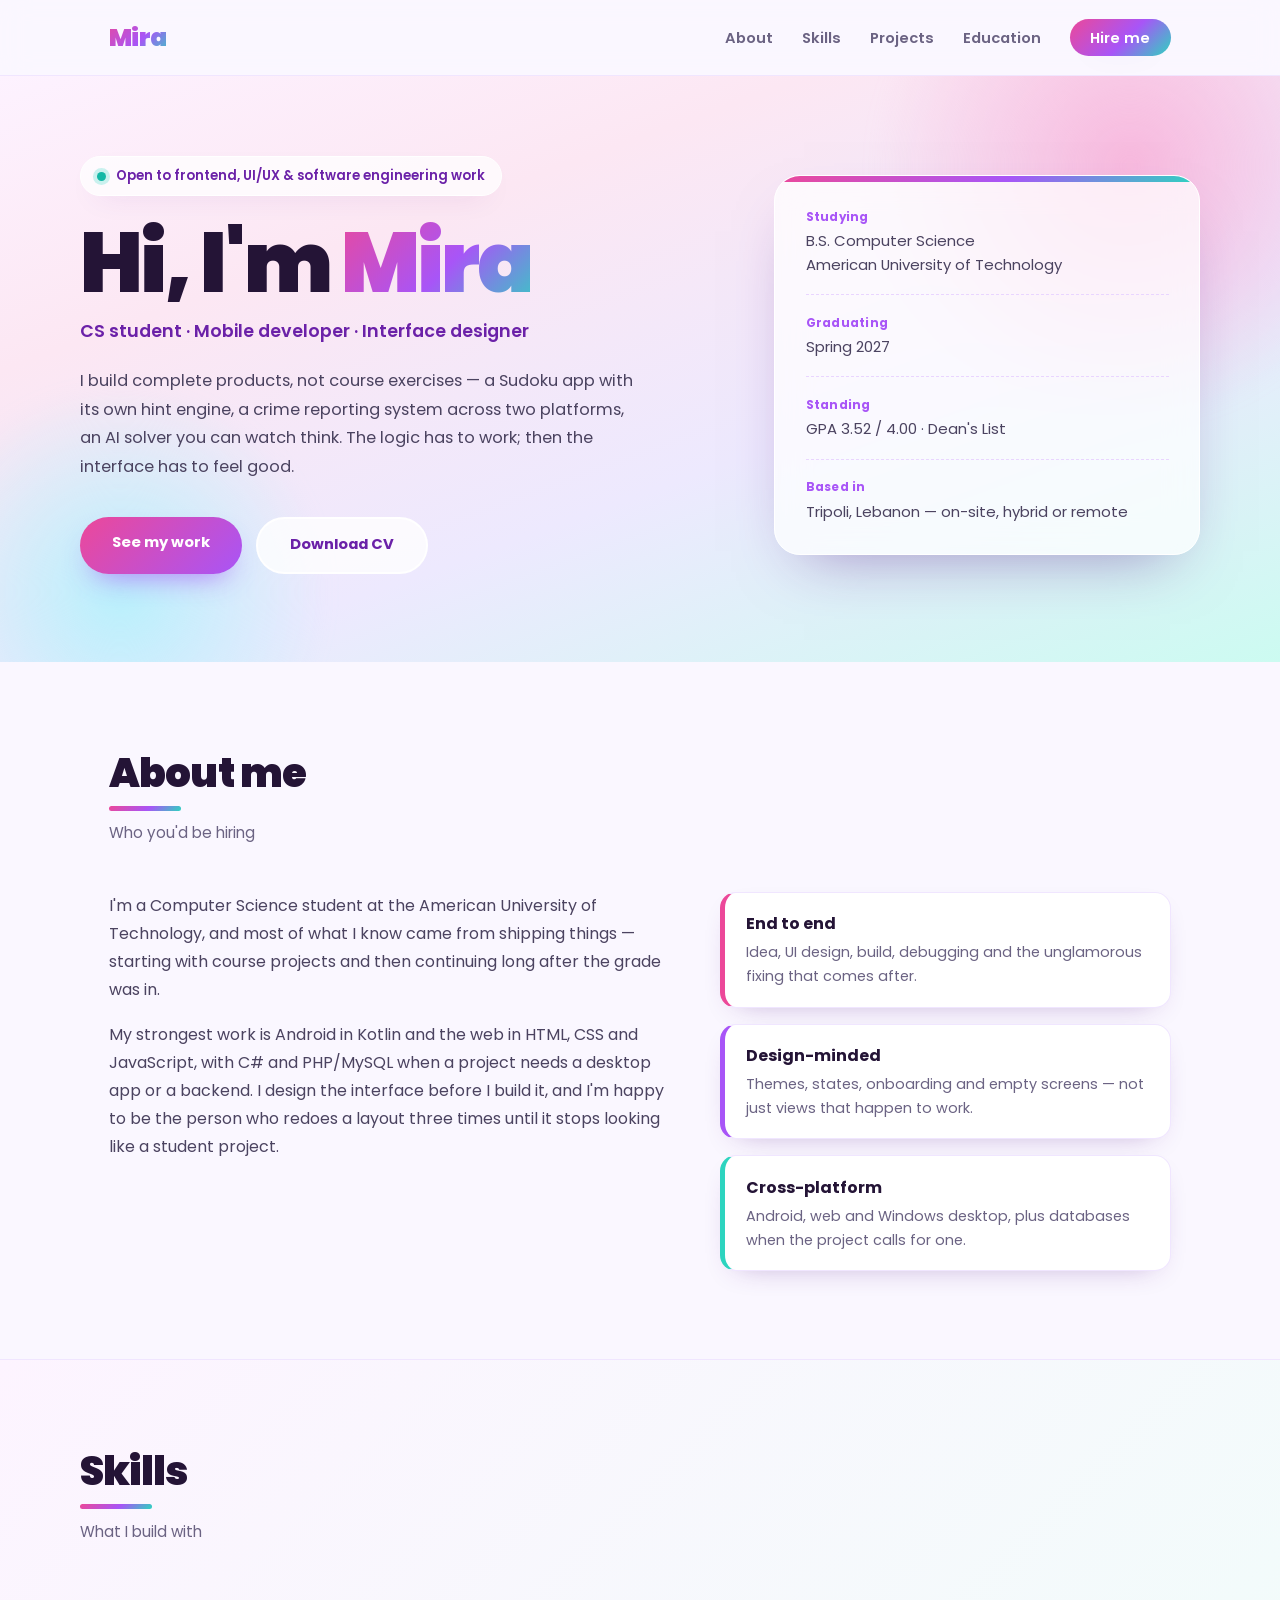
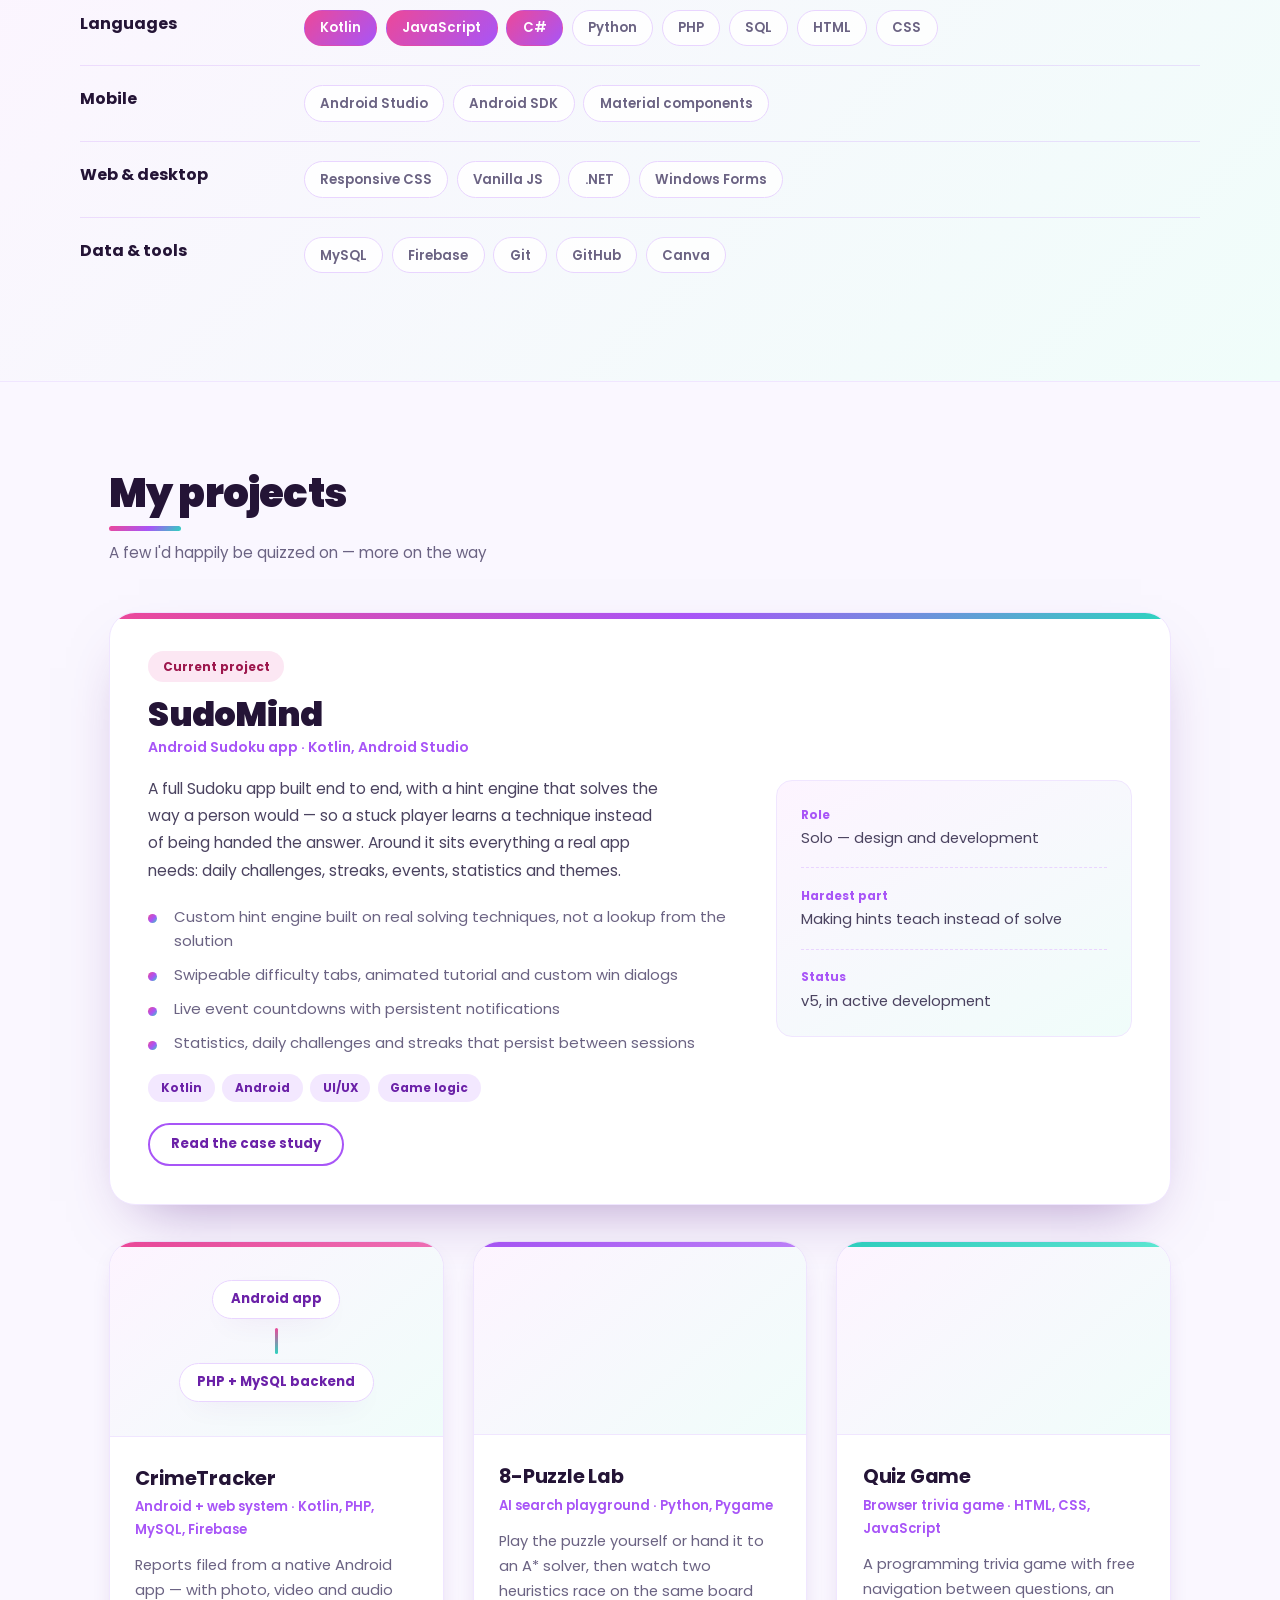
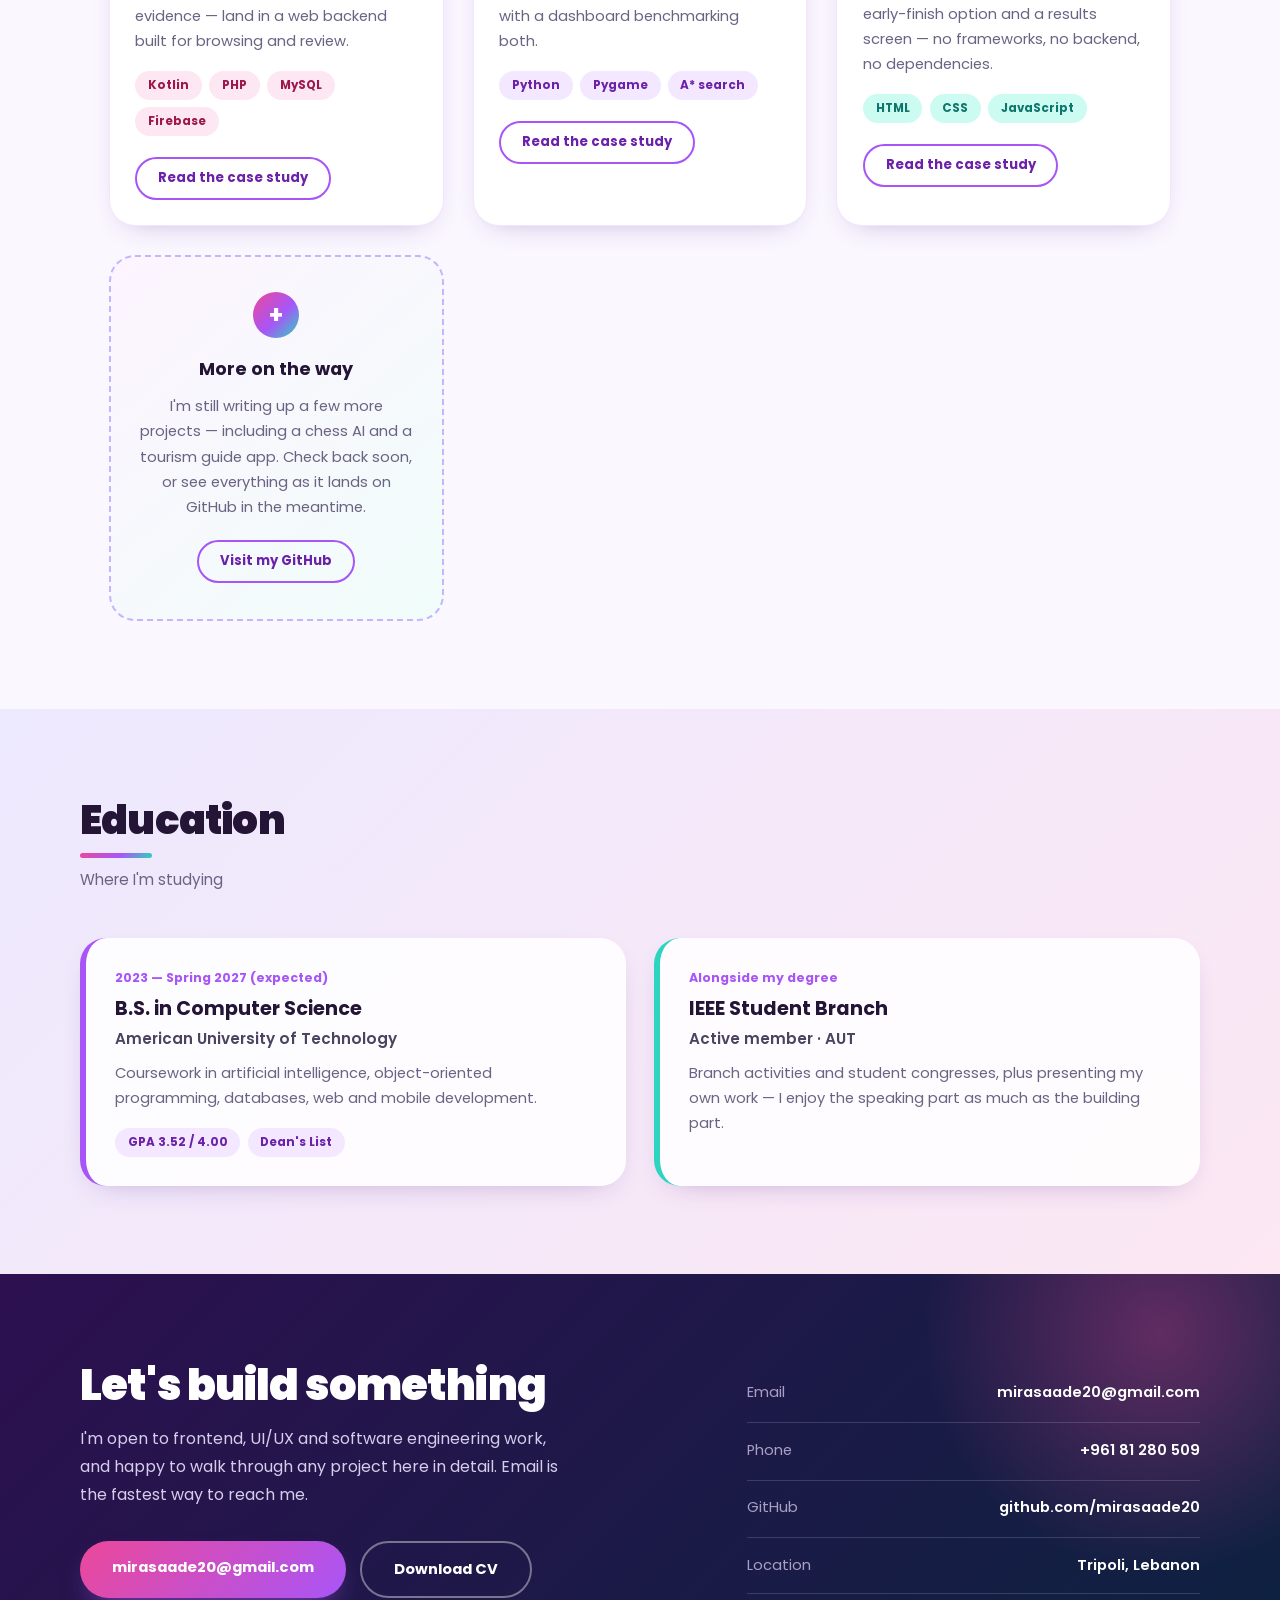
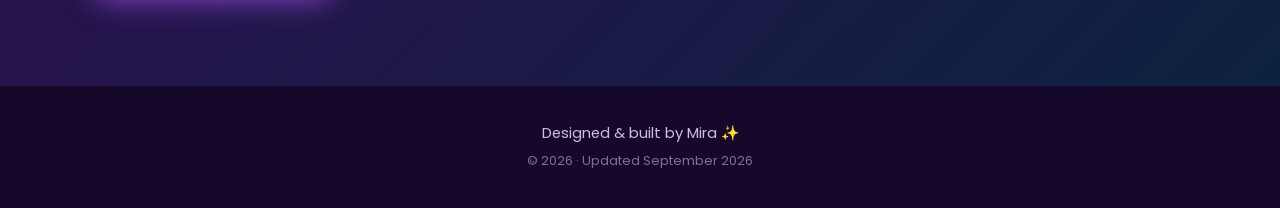
<file: index.html>
<!DOCTYPE html>
<html lang="en">

<head>
  <meta charset="UTF-8">
  <meta name="viewport" content="width=device-width, initial-scale=1.0">
  <title>Mira Saade | Frontend &amp; UI/UX focused CS student</title>
  <meta name="description"
    content="Mira Saade — Computer Science student building Android, web and desktop apps end to end. Frontend, UI/UX and software engineering work.">
  <link rel="preconnect" href="https://fonts.googleapis.com">
  <link rel="preconnect" href="https://fonts.gstatic.com" crossorigin>
  <link href="https://fonts.googleapis.com/css2?family=Poppins:wght@400;500;600;700;900&display=swap" rel="stylesheet">
  <link rel="stylesheet" href="style.css">
</head>

<body>

  <a class="skip-link" href="#main">Skip to content</a>

  <!-- ========== NAVIGATION ========== -->
  <header class="nav-wrap">
    <nav aria-label="Main">
      <a class="logo" href="index.html">Mira</a>

      <button class="nav-toggle" aria-expanded="false" aria-controls="nav-menu">
        <span class="nav-toggle-bars" aria-hidden="true"></span>
        <span class="sr-only">Menu</span>
      </button>

      <ul class="nav-links" id="nav-menu">
        <li><a href="#about">About</a></li>
        <li><a href="#skills">Skills</a></li>
        <li><a href="#projects">Projects</a></li>
        <li><a href="#education">Education</a></li>
        <li><a class="nav-cta" href="#contact">Hire me</a></li>
      </ul>
    </nav>
  </header>

  <main id="main">

    <!-- ========== HERO ========== -->
    <section id="hero">
      <div class="hero-inner">

        <div class="hero-lead">
          <p class="status"><span class="status-dot" aria-hidden="true"></span>Open to frontend, UI/UX &amp; software
            engineering work</p>

          <h1>Hi, I'm <span class="highlight">Mira</span></h1>

          <p class="tagline">CS student · Mobile developer · Interface designer</p>

          <p class="hero-pitch">
            I build complete products, not course exercises — a Sudoku app with its own hint engine, a crime reporting
            system across two platforms, an AI solver you can watch think. The logic has to work; then the interface has
            to feel good.
          </p>

          <div class="hero-actions">
            <a class="btn btn-primary" href="#projects">See my work</a>
            <a class="btn btn-ghost" href="Mira_Saade_CV.pdf" download>Download CV</a>
          </div>
        </div>

        <aside class="hero-card" aria-label="Quick facts">
          <dl class="facts">
            <div class="fact">
              <dt>Studying</dt>
              <dd>B.S. Computer Science<br>American University of Technology</dd>
            </div>
            <div class="fact">
              <dt>Graduating</dt>
              <dd>Spring 2027</dd>
            </div>
            <div class="fact">
              <dt>Standing</dt>
              <dd>GPA 3.52 / 4.00 · Dean's List</dd>
            </div>
            <div class="fact">
              <dt>Based in</dt>
              <dd>Tripoli, Lebanon — on-site, hybrid or remote</dd>
            </div>
          </dl>
        </aside>

      </div>
    </section>

    <!-- ========== ABOUT ========== -->
    <section id="about">
      <div class="section-head">
        <h2>About me</h2>
        <p class="section-note">Who you'd be hiring</p>
      </div>

      <div class="about-grid">
        <div class="about-text">
          <p>
            I'm a Computer Science student at the American University of Technology, and most of what I know came from
            shipping things — starting with course projects and then continuing long after the grade was in.
          </p>
          <p>
            My strongest work is Android in Kotlin and the web in HTML, CSS and JavaScript, with C# and PHP/MySQL when a
            project needs a desktop app or a backend. I design the interface before I build it, and I'm happy to be the
            person who redoes a layout three times until it stops looking like a student project.
          </p>
        </div>

        <ul class="about-points">
          <li>
            <h3>End to end</h3>
            <p>Idea, UI design, build, debugging and the unglamorous fixing that comes after.</p>
          </li>
          <li>
            <h3>Design-minded</h3>
            <p>Themes, states, onboarding and empty screens — not just views that happen to work.</p>
          </li>
          <li>
            <h3>Cross-platform</h3>
            <p>Android, web and Windows desktop, plus databases when the project calls for one.</p>
          </li>
        </ul>
      </div>
    </section>

    <!-- ========== SKILLS ========== -->
    <section id="skills">
      <div class="section-inner">
        <div class="section-head">
          <h2>Skills</h2>
          <p class="section-note">What I build with</p>
        </div>

        <dl class="skill-rows">
          <div class="skill-row">
            <dt>Languages</dt>
            <dd>
              <span class="chip chip-strong">Kotlin</span><span class="chip chip-strong">JavaScript</span><span
                class="chip chip-strong">C#</span><span class="chip">Python</span><span class="chip">PHP</span><span
                class="chip">SQL</span><span class="chip">HTML</span><span class="chip">CSS</span>
            </dd>
          </div>
          <div class="skill-row">
            <dt>Mobile</dt>
            <dd><span class="chip">Android Studio</span><span class="chip">Android SDK</span><span
                class="chip">Material components</span></dd>
          </div>
          <div class="skill-row">
            <dt>Web &amp; desktop</dt>
            <dd><span class="chip">Responsive CSS</span><span class="chip">Vanilla JS</span><span
                class="chip">.NET</span><span class="chip">Windows Forms</span></dd>
          </div>
          <div class="skill-row">
            <dt>Data &amp; tools</dt>
            <dd><span class="chip">MySQL</span><span class="chip">Firebase</span><span class="chip">Git</span><span
                class="chip">GitHub</span><span class="chip">Canva</span></dd>
          </div>
        </dl>
      </div>
    </section>

    <!-- ========== PROJECTS ========== -->
    <section id="projects">
      <div class="section-head">
        <h2>My projects</h2>
        <p class="section-note">A few I'd happily be quizzed on — more on the way</p>
      </div>

      <!-- FEATURED -->
      <article class="featured reveal">
        <div class="featured-main">
          <p class="featured-flag">Current project</p>
          <h3>SudoMind</h3>
          <p class="featured-sub">Android Sudoku app · Kotlin, Android Studio</p>
          <p class="featured-desc">
            A full Sudoku app built end to end, with a hint engine that solves the way a person would — so a stuck
            player learns a technique instead of being handed the answer. Around it sits everything a real app needs:
            daily challenges, streaks, events, statistics and themes.
          </p>
          <ul class="featured-points">
            <li>Custom hint engine built on real solving techniques, not a lookup from the solution</li>
            <li>Swipeable difficulty tabs, animated tutorial and custom win dialogs</li>
            <li>Live event countdowns with persistent notifications</li>
            <li>Statistics, daily challenges and streaks that persist between sessions</li>
          </ul>
          <div class="tags">
            <span class="tag">Kotlin</span><span class="tag">Android</span><span class="tag">UI/UX</span><span
              class="tag">Game logic</span>
          </div>
          <a href="sudomind.html" class="more-btn">Read the case study</a>
        </div>

        <div class="featured-side">
          <dl class="mini-facts">
            <div>
              <dt>Role</dt>
              <dd>Solo — design and development</dd>
            </div>
            <div>
              <dt>Hardest part</dt>
              <dd>Making hints teach instead of solve</dd>
            </div>
            <div>
              <dt>Status</dt>
              <dd>v5, in active development</dd>
            </div>
          </dl>
        </div>
      </article>

      <!-- GRID -->
      <div class="projects-grid">

        <article class="card reveal">
          <div class="card-figure" aria-hidden="true">
            <span class="figure-node">Android app</span>
            <span class="figure-line"></span>
            <span class="figure-node">PHP + MySQL backend</span>
          </div>
          <div class="card-body">
            <h3>CrimeTracker</h3>
            <p class="card-sub">Android + web system · Kotlin, PHP, MySQL, Firebase</p>
            <p class="card-desc">
              Reports filed from a native Android app — with photo, video and audio evidence — land in a web backend
              built for browsing and review.
            </p>
            <div class="tags">
              <span class="tag">Kotlin</span><span class="tag">PHP</span><span class="tag">MySQL</span><span
                class="tag">Firebase</span>
            </div>
            <a href="crimetracker.html" class="more-btn">Read the case study</a>
          </div>
        </article>

        <article class="card reveal">
          <div class="card-video">
            <iframe src="https://www.youtube.com/embed/MErpe9CyqtI?si=KEgLSwaUrNGm8_VK" title="8-Puzzle Lab demo video"
              loading="lazy" frameborder="0"
              allow="accelerometer; autoplay; clipboard-write; encrypted-media; gyroscope; picture-in-picture; web-share"
              referrerpolicy="strict-origin-when-cross-origin" allowfullscreen></iframe>
          </div>
          <div class="card-body">
            <h3>8-Puzzle Lab</h3>
            <p class="card-sub">AI search playground · Python, Pygame</p>
            <p class="card-desc">
              Play the puzzle yourself or hand it to an A* solver, then watch two heuristics race on the same board with
              a dashboard benchmarking both.
            </p>
            <div class="tags">
              <span class="tag">Python</span><span class="tag">Pygame</span><span class="tag">A* search</span>
            </div>
            <a href="puzzle.html" class="more-btn">Read the case study</a>
          </div>
        </article>

        <article class="card reveal">
          <div class="card-video">
            <iframe src="https://www.youtube.com/embed/pGNWIOs5JM0?si=t8QTlGQ1ZAHev9mw" title="Quiz Game demo video"
              loading="lazy" frameborder="0"
              allow="accelerometer; autoplay; clipboard-write; encrypted-media; gyroscope; picture-in-picture; web-share"
              referrerpolicy="strict-origin-when-cross-origin" allowfullscreen></iframe>
          </div>
          <div class="card-body">
            <h3>Quiz Game</h3>
            <p class="card-sub">Browser trivia game · HTML, CSS, JavaScript</p>
            <p class="card-desc">
              A programming trivia game with free navigation between questions, an early-finish option and a results
              screen — no frameworks, no backend, no dependencies.
            </p>
            <div class="tags">
              <span class="tag">HTML</span><span class="tag">CSS</span><span class="tag">JavaScript</span>
            </div>
            <a href="quiz.html" class="more-btn">Read the case study</a>
          </div>
        </article>

        <article class="card card-soon" aria-label="More projects coming soon">
          <div class="soon-icon" aria-hidden="true">+</div>
          <h3>More on the way</h3>
          <p class="card-desc">
            I'm still writing up a few more projects — including a chess AI and a tourism guide app. Check back soon,
            or see everything as it lands on GitHub in the meantime.
          </p>
          <a href="https://github.com/mirasaade20" target="_blank" rel="noopener" class="more-btn">Visit my GitHub</a>
        </article>

      </div>
    </section>

    <!-- ========== EDUCATION ========== -->
    <section id="education">
      <div class="section-inner">
        <div class="section-head">
          <h2>Education</h2>
          <p class="section-note">Where I'm studying</p>
        </div>

        <div class="edu-grid">
          <div class="edu-item">
            <p class="edu-when">2023 — Spring 2027 (expected)</p>
            <h3>B.S. in Computer Science</h3>
            <p class="edu-where">American University of Technology</p>
            <p class="edu-desc">
              Coursework in artificial intelligence, object-oriented programming, databases, web and mobile development.
            </p>
            <div class="tags">
              <span class="tag">GPA 3.52 / 4.00</span><span class="tag">Dean's List</span>
            </div>
          </div>

          <div class="edu-item edu-item-alt">
            <p class="edu-when">Alongside my degree</p>
            <h3>IEEE Student Branch</h3>
            <p class="edu-where">Active member · AUT</p>
            <p class="edu-desc">
              Branch activities and student congresses, plus presenting my own work — I enjoy the speaking part as much
              as the building part.
            </p>
          </div>
        </div>
      </div>
    </section>

    <!-- ========== CONTACT ========== -->
    <section id="contact">
      <div class="contact-inner">
        <div class="contact-lead">
          <h2>Let's build something</h2>
          <p>
            I'm open to frontend, UI/UX and software engineering work, and happy to walk through any project here in
            detail. Email is the fastest way to reach me.
          </p>
          <div class="hero-actions">
            <a class="btn btn-primary" href="mailto:mirasaade20@gmail.com">mirasaade20@gmail.com</a>
            <a class="btn btn-on-dark" href="Mira_Saade_CV.pdf" download>Download CV</a>
          </div>
        </div>

        <ul class="contact-list">
          <li><span>Email</span><a href="mailto:mirasaade20@gmail.com">mirasaade20@gmail.com</a></li>
          <li><span>Phone</span><a href="tel:+96181280509">+961 81 280 509</a></li>
          <li><span>GitHub</span><a href="https://github.com/mirasaade20" target="_blank"
              rel="noopener">github.com/mirasaade20</a></li>
          <li><span>Location</span><span class="contact-plain">Tripoli, Lebanon</span></li>
        </ul>
      </div>
    </section>

  </main>

  <!-- ========== FOOTER ========== -->
  <footer>
    <p>Designed &amp; built by Mira ✨</p>
    <p class="footer-meta">&copy; <span id="year">2026</span> · Updated September 2026</p>
  </footer>

  <script src="script.js"></script>

</body>

</html>
</file>
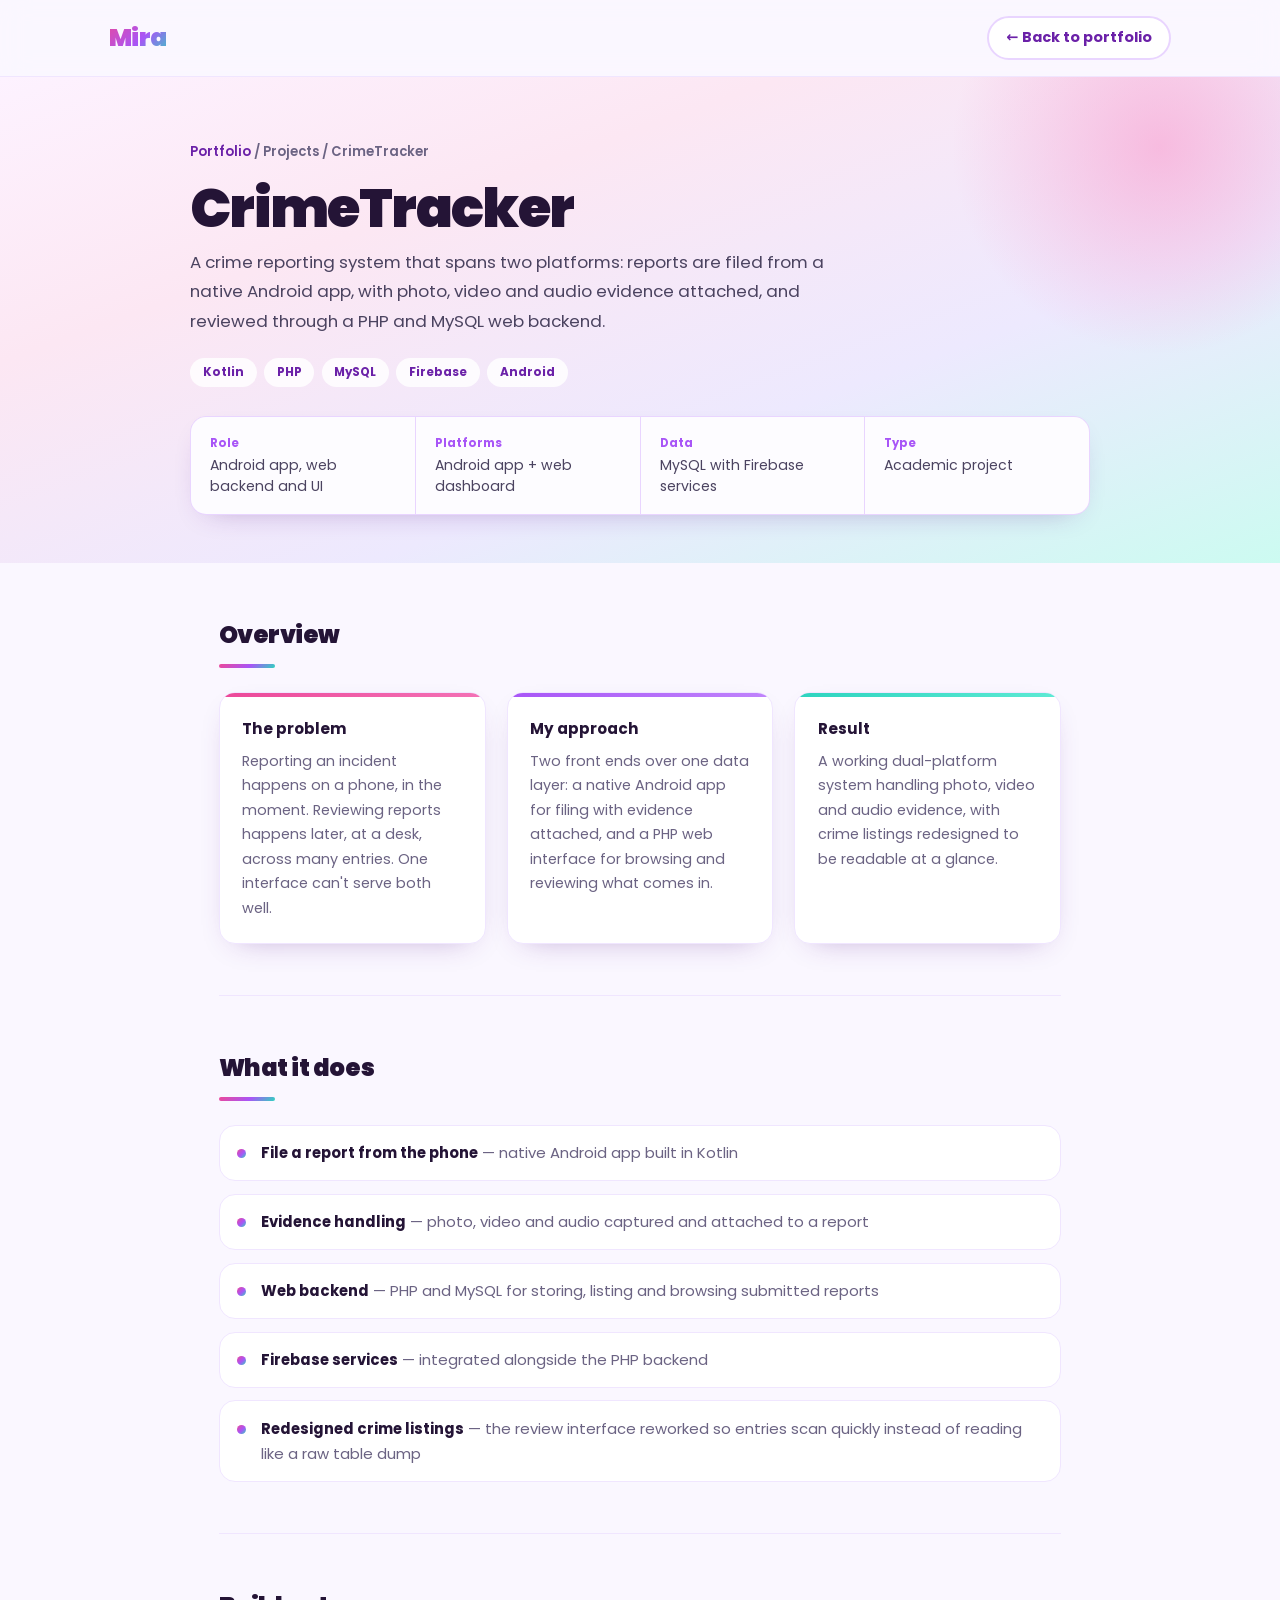
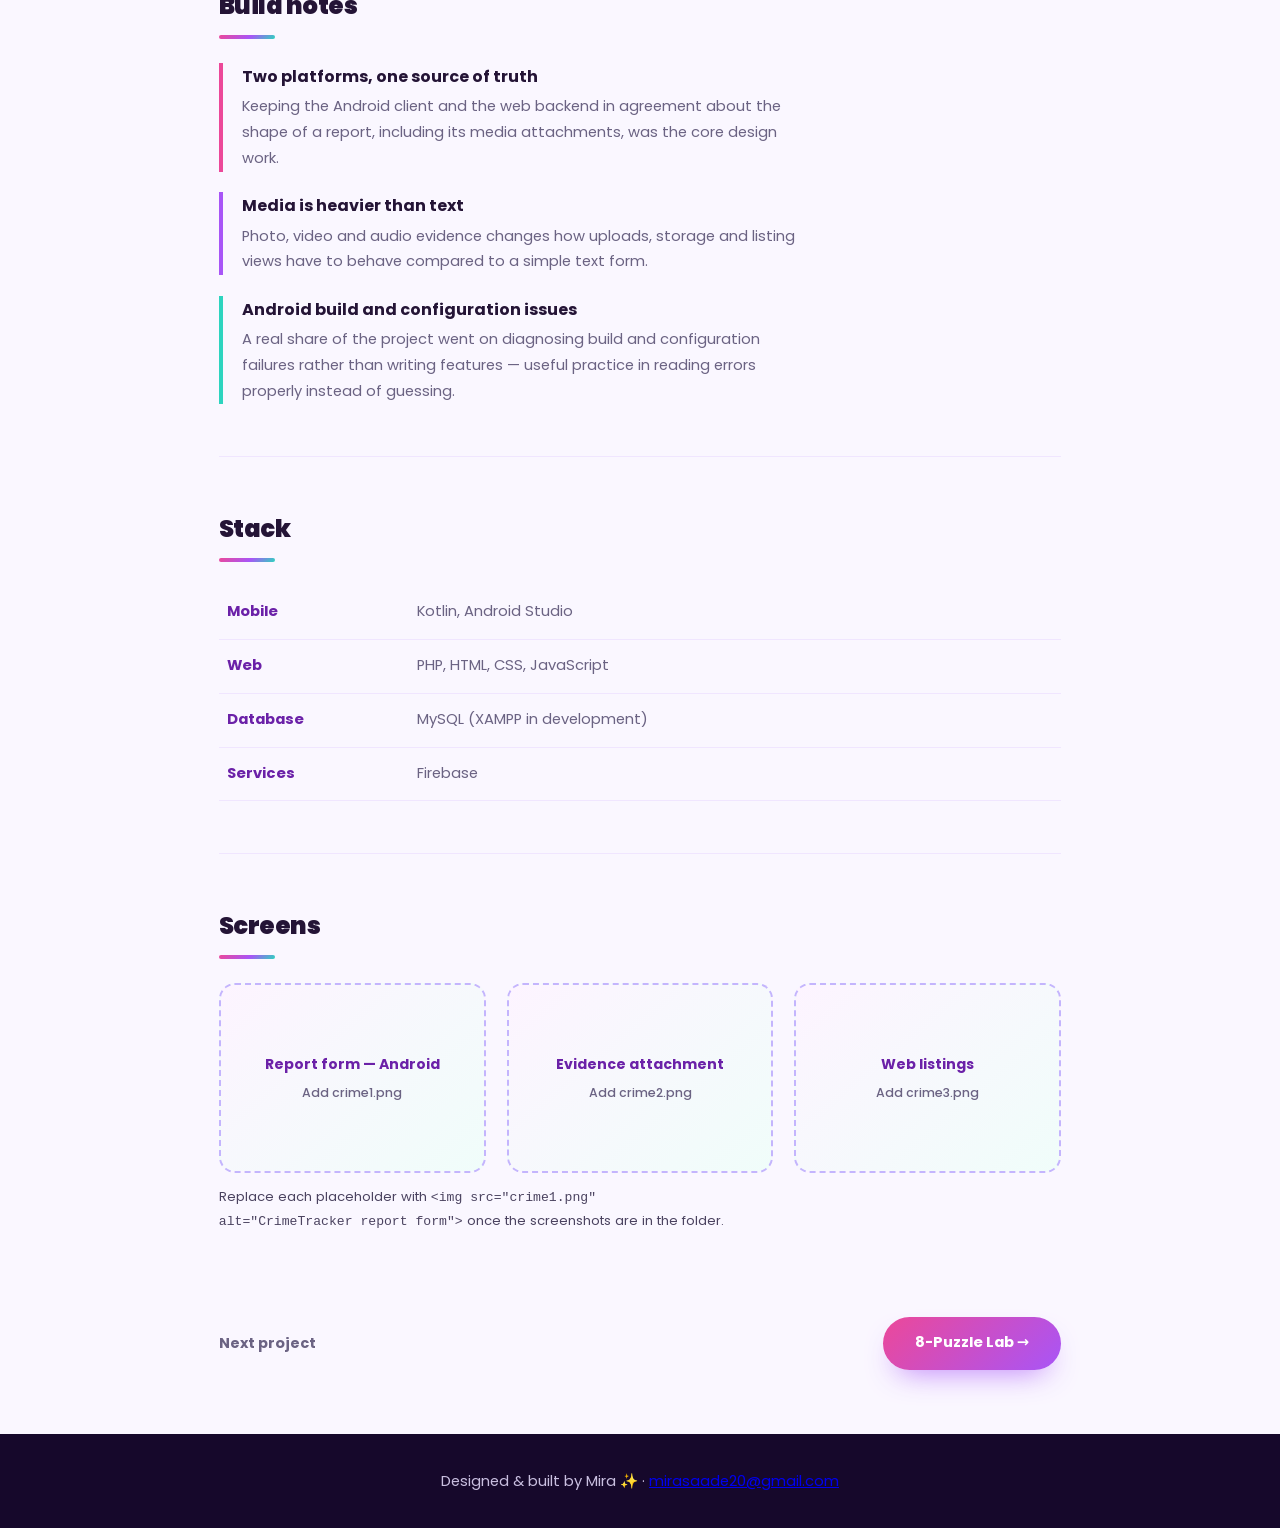
<file: crimetracker.html>
<!DOCTYPE html>
<html lang="en">

<head>
  <meta charset="UTF-8">
  <meta name="viewport" content="width=device-width, initial-scale=1.0">
  <title>CrimeTracker — Android + web reporting system | Mira Saade</title>
  <meta name="description"
    content="CrimeTracker: a dual-platform crime reporting system with a Kotlin Android app and a PHP/MySQL web backend.">
  <link rel="preconnect" href="https://fonts.googleapis.com">
  <link rel="preconnect" href="https://fonts.gstatic.com" crossorigin>
  <link href="https://fonts.googleapis.com/css2?family=Poppins:wght@400;500;600;700;900&display=swap" rel="stylesheet">
  <link rel="stylesheet" href="style.css">
  <link rel="stylesheet" href="project.css">
</head>

<body>

  <header class="nav-wrap">
    <nav aria-label="Main">
      <a class="logo" href="index.html">Mira</a>
      <a href="index.html" class="back-btn">← Back to portfolio</a>
    </nav>
  </header>

  <!-- HERO -->
  <div class="project-hero">
    <div class="project-hero-content">
      <p class="crumb"><a href="index.html">Portfolio</a> / Projects / CrimeTracker</p>

      <h1>CrimeTracker</h1>
      <p class="lede">
        A crime reporting system that spans two platforms: reports are filed from a native Android app, with photo,
        video and audio evidence attached, and reviewed through a PHP and MySQL web backend.
      </p>

      <div class="project-tags">
        <span class="tag">Kotlin</span><span class="tag">PHP</span><span class="tag">MySQL</span><span
          class="tag">Firebase</span><span class="tag">Android</span>
      </div>

      <dl class="project-meta">
        <div>
          <dt>Role</dt>
          <dd>Android app, web backend and UI</dd>
        </div>
        <div>
          <dt>Platforms</dt>
          <dd>Android app + web dashboard</dd>
        </div>
        <div>
          <dt>Data</dt>
          <dd>MySQL with Firebase services</dd>
        </div>
        <div>
          <dt>Type</dt>
          <dd>Academic project</dd>
        </div>
      </dl>
    </div>
  </div>

  <div class="project-body">

    <!-- OVERVIEW -->
    <section class="project-section">
      <h2>Overview</h2>
      <div class="info-grid">
        <div class="info-card">
          <span class="info-label">The problem</span>
          <p>Reporting an incident happens on a phone, in the moment. Reviewing reports happens later, at a desk, across
            many entries. One interface can't serve both well.</p>
        </div>
        <div class="info-card">
          <span class="info-label">My approach</span>
          <p>Two front ends over one data layer: a native Android app for filing with evidence attached, and a PHP web
            interface for browsing and reviewing what comes in.</p>
        </div>
        <div class="info-card">
          <span class="info-label">Result</span>
          <p>A working dual-platform system handling photo, video and audio evidence, with crime listings redesigned to
            be readable at a glance.</p>
        </div>
      </div>
    </section>

    <!-- FEATURES -->
    <section class="project-section">
      <h2>What it does</h2>
      <ul class="feature-list">
        <li><strong>File a report from the phone</strong> — native Android app built in Kotlin</li>
        <li><strong>Evidence handling</strong> — photo, video and audio captured and attached to a report</li>
        <li><strong>Web backend</strong> — PHP and MySQL for storing, listing and browsing submitted reports</li>
        <li><strong>Firebase services</strong> — integrated alongside the PHP backend</li>
        <li><strong>Redesigned crime listings</strong> — the review interface reworked so entries scan quickly instead
          of reading like a raw table dump</li>
      </ul>
    </section>

    <!-- BUILD NOTES -->
    <section class="project-section">
      <h2>Build notes</h2>
      <ul class="challenge-list">
        <li>
          <h3>Two platforms, one source of truth</h3>
          <p>Keeping the Android client and the web backend in agreement about the shape of a report, including its
            media attachments, was the core design work.</p>
        </li>
        <li>
          <h3>Media is heavier than text</h3>
          <p>Photo, video and audio evidence changes how uploads, storage and listing views have to behave compared to a
            simple text form.</p>
        </li>
        <li>
          <h3>Android build and configuration issues</h3>
          <p>A real share of the project went on diagnosing build and configuration failures rather than writing
            features — useful practice in reading errors properly instead of guessing.</p>
        </li>
      </ul>
    </section>

    <!-- STACK -->
    <section class="project-section">
      <h2>Stack</h2>
      <table class="stack-table">
        <tbody>
          <tr>
            <th scope="row">Mobile</th>
            <td>Kotlin, Android Studio</td>
          </tr>
          <tr>
            <th scope="row">Web</th>
            <td>PHP, HTML, CSS, JavaScript</td>
          </tr>
          <tr>
            <th scope="row">Database</th>
            <td>MySQL (XAMPP in development)</td>
          </tr>
          <tr>
            <th scope="row">Services</th>
            <td>Firebase</td>
          </tr>
        </tbody>
      </table>
    </section>

    <!-- SCREENSHOTS -->
    <section class="project-section">
      <h2>Screens</h2>
      <div class="screenshots-grid">
        <div class="screenshot-placeholder">
          <span>Report form — Android</span>
          <p>Add crime1.png</p>
        </div>
        <div class="screenshot-placeholder">
          <span>Evidence attachment</span>
          <p>Add crime2.png</p>
        </div>
        <div class="screenshot-placeholder">
          <span>Web listings</span>
          <p>Add crime3.png</p>
        </div>
      </div>
      <p class="shot-caption">Replace each placeholder with
        <code>&lt;img src="crime1.png" alt="CrimeTracker report form"&gt;</code> once the screenshots are in the folder.
      </p>
    </section>

  </div>

  <div class="project-next">
    <p>Next project</p>
    <a class="btn btn-primary" href="puzzle.html">8-Puzzle Lab →</a>
  </div>

  <footer>
    <p>Designed &amp; built by Mira ✨ · <a href="mailto:mirasaade20@gmail.com">mirasaade20@gmail.com</a></p>
  </footer>

</body>

</html>
</file>
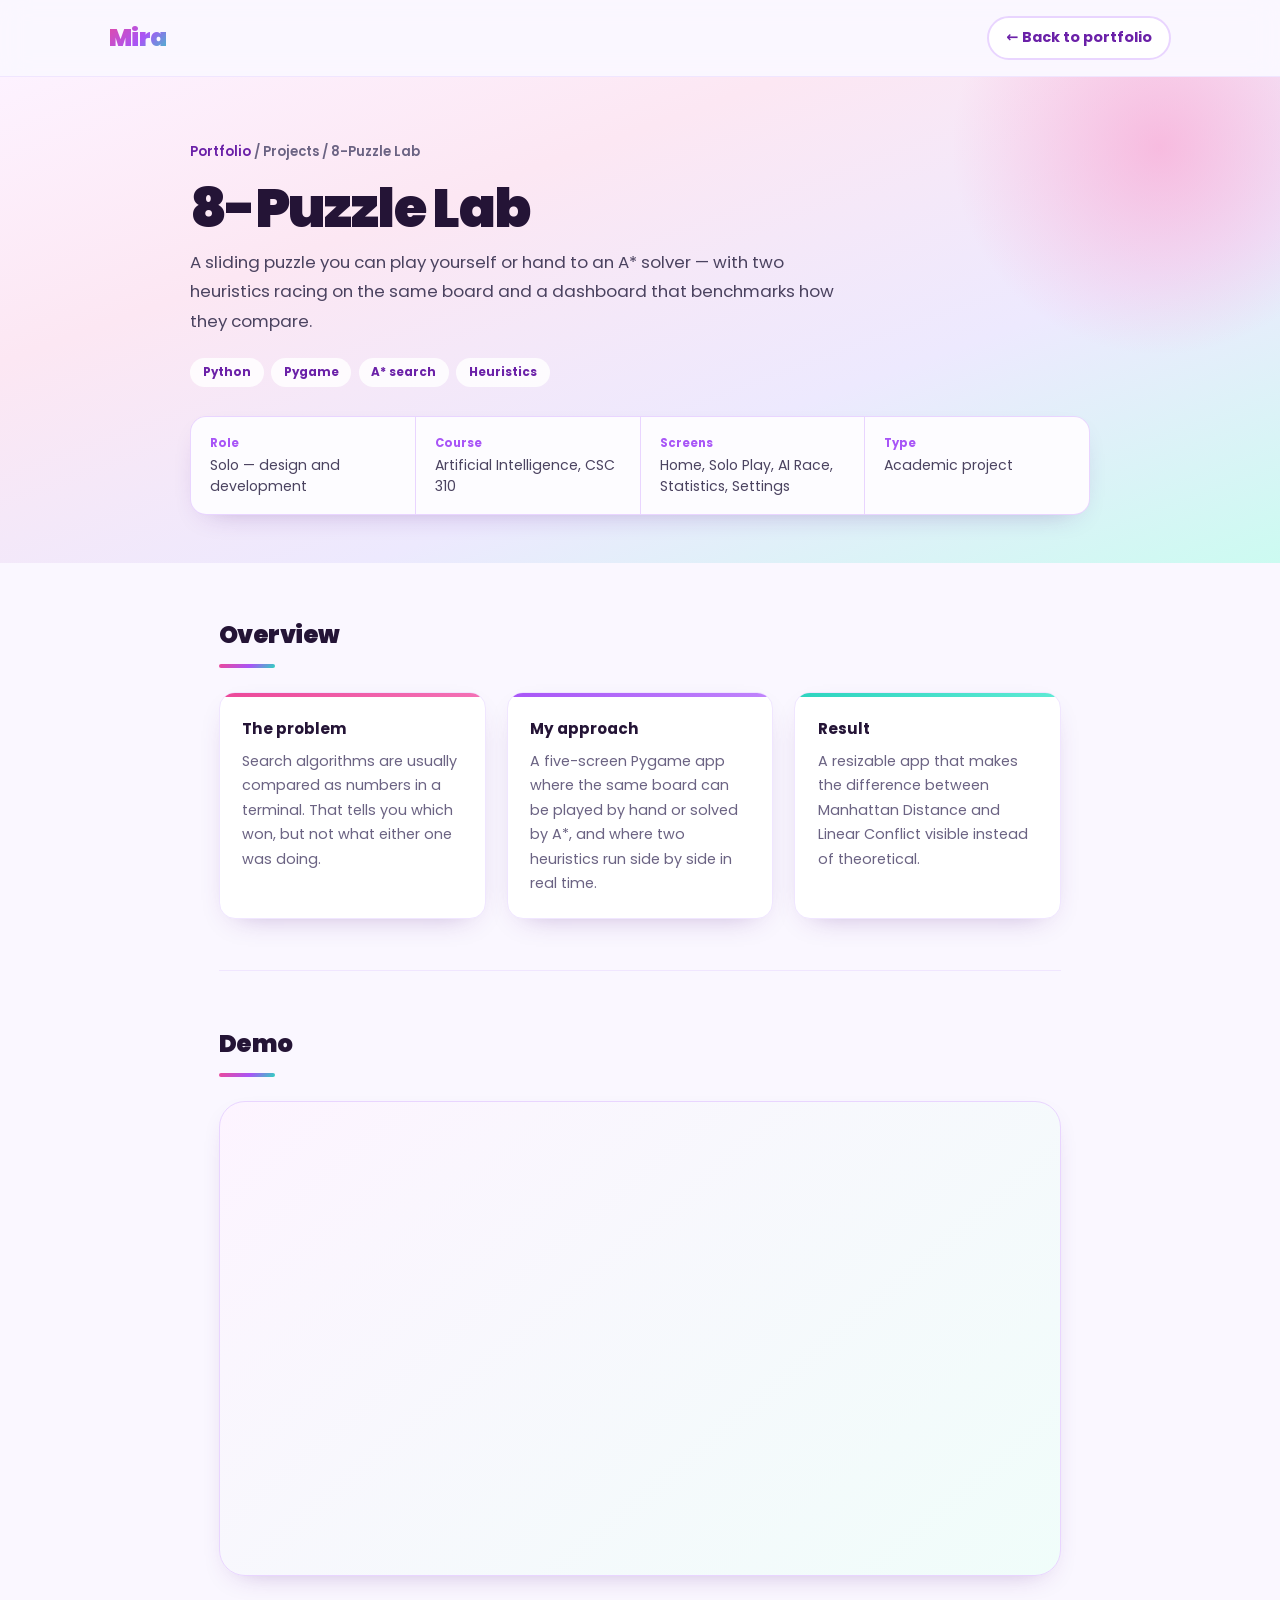
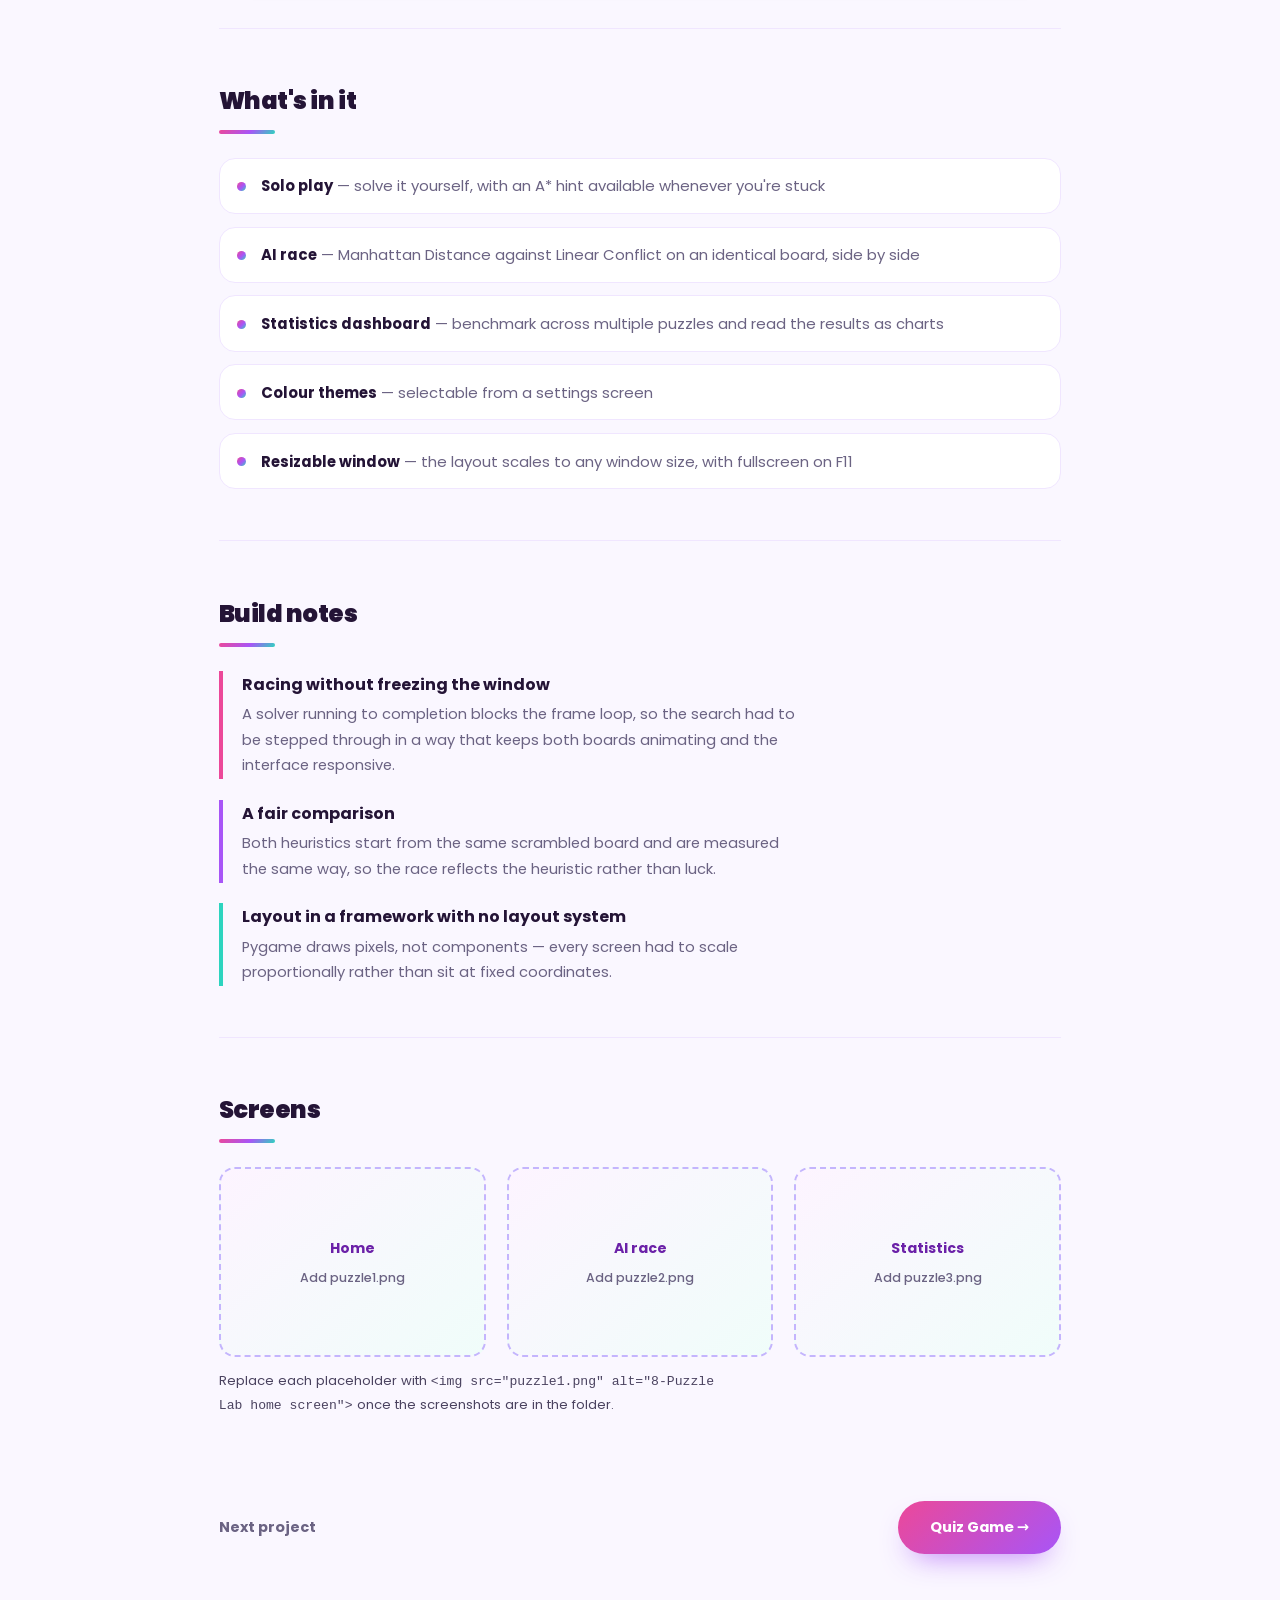
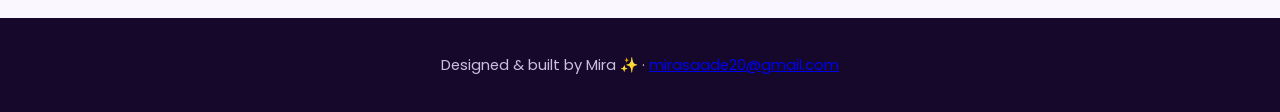
<file: puzzle.html>
<!DOCTYPE html>
<html lang="en">

<head>
  <meta charset="UTF-8">
  <meta name="viewport" content="width=device-width, initial-scale=1.0">
  <title>8-Puzzle Lab — A* search playground | Mira Saade</title>
  <meta name="description"
    content="8-Puzzle Lab: a Python and Pygame sliding puzzle with an A* solver, a heuristic race mode and a benchmark dashboard.">
  <link rel="preconnect" href="https://fonts.googleapis.com">
  <link rel="preconnect" href="https://fonts.gstatic.com" crossorigin>
  <link href="https://fonts.googleapis.com/css2?family=Poppins:wght@400;500;600;700;900&display=swap" rel="stylesheet">
  <link rel="stylesheet" href="style.css">
  <link rel="stylesheet" href="project.css">
</head>

<body>

  <header class="nav-wrap">
    <nav aria-label="Main">
      <a class="logo" href="index.html">Mira</a>
      <a href="index.html" class="back-btn">← Back to portfolio</a>
    </nav>
  </header>

  <!-- HERO -->
  <div class="project-hero">
    <div class="project-hero-content">
      <p class="crumb"><a href="index.html">Portfolio</a> / Projects / 8-Puzzle Lab</p>

      <h1>8-Puzzle Lab</h1>
      <p class="lede">
        A sliding puzzle you can play yourself or hand to an A* solver — with two heuristics racing on the same board
        and a dashboard that benchmarks how they compare.
      </p>

      <div class="project-tags">
        <span class="tag">Python</span><span class="tag">Pygame</span><span class="tag">A* search</span><span
          class="tag">Heuristics</span>
      </div>

      <dl class="project-meta">
        <div>
          <dt>Role</dt>
          <dd>Solo — design and development</dd>
        </div>
        <div>
          <dt>Course</dt>
          <dd>Artificial Intelligence, CSC 310</dd>
        </div>
        <div>
          <dt>Screens</dt>
          <dd>Home, Solo Play, AI Race, Statistics, Settings</dd>
        </div>
        <div>
          <dt>Type</dt>
          <dd>Academic project</dd>
        </div>
      </dl>
    </div>
  </div>

  <div class="project-body">

    <!-- OVERVIEW -->
    <section class="project-section">
      <h2>Overview</h2>
      <div class="info-grid">
        <div class="info-card">
          <span class="info-label">The problem</span>
          <p>Search algorithms are usually compared as numbers in a terminal. That tells you which won, but not what
            either one was doing.</p>
        </div>
        <div class="info-card">
          <span class="info-label">My approach</span>
          <p>A five-screen Pygame app where the same board can be played by hand or solved by A*, and where two
            heuristics run side by side in real time.</p>
        </div>
        <div class="info-card">
          <span class="info-label">Result</span>
          <p>A resizable app that makes the difference between Manhattan Distance and Linear Conflict visible instead of
            theoretical.</p>
        </div>
      </div>
    </section>

    <!-- DEMO -->
    <section class="project-section">
      <h2>Demo</h2>
      <div class="project-video">
        <iframe src="https://www.youtube.com/embed/MErpe9CyqtI?si=KEgLSwaUrNGm8_VK" title="8-Puzzle Lab demo video"
          loading="lazy" frameborder="0"
          allow="accelerometer; autoplay; clipboard-write; encrypted-media; gyroscope; picture-in-picture; web-share"
          referrerpolicy="strict-origin-when-cross-origin" allowfullscreen></iframe>
      </div>
    </section>

    <!-- FEATURES -->
    <section class="project-section">
      <h2>What's in it</h2>
      <ul class="feature-list">
        <li><strong>Solo play</strong> — solve it yourself, with an A* hint available whenever you're stuck</li>
        <li><strong>AI race</strong> — Manhattan Distance against Linear Conflict on an identical board, side by side</li>
        <li><strong>Statistics dashboard</strong> — benchmark across multiple puzzles and read the results as charts</li>
        <li><strong>Colour themes</strong> — selectable from a settings screen</li>
        <li><strong>Resizable window</strong> — the layout scales to any window size, with fullscreen on F11</li>
      </ul>
    </section>

    <!-- BUILD NOTES -->
    <section class="project-section">
      <h2>Build notes</h2>
      <ul class="challenge-list">
        <li>
          <h3>Racing without freezing the window</h3>
          <p>A solver running to completion blocks the frame loop, so the search had to be stepped through in a way that
            keeps both boards animating and the interface responsive.</p>
        </li>
        <li>
          <h3>A fair comparison</h3>
          <p>Both heuristics start from the same scrambled board and are measured the same way, so the race reflects the
            heuristic rather than luck.</p>
        </li>
        <li>
          <h3>Layout in a framework with no layout system</h3>
          <p>Pygame draws pixels, not components — every screen had to scale proportionally rather than sit at fixed
            coordinates.</p>
        </li>
      </ul>
    </section>

    <!-- SCREENSHOTS -->
    <section class="project-section">
      <h2>Screens</h2>
      <div class="screenshots-grid">
        <div class="screenshot-placeholder">
          <span>Home</span>
          <p>Add puzzle1.png</p>
        </div>
        <div class="screenshot-placeholder">
          <span>AI race</span>
          <p>Add puzzle2.png</p>
        </div>
        <div class="screenshot-placeholder">
          <span>Statistics</span>
          <p>Add puzzle3.png</p>
        </div>
      </div>
      <p class="shot-caption">Replace each placeholder with
        <code>&lt;img src="puzzle1.png" alt="8-Puzzle Lab home screen"&gt;</code> once the screenshots are in the folder.
      </p>
    </section>

  </div>

  <div class="project-next">
    <p>Next project</p>
    <a class="btn btn-primary" href="quiz.html">Quiz Game →</a>
  </div>

  <footer>
    <p>Designed &amp; built by Mira ✨ · <a href="mailto:mirasaade20@gmail.com">mirasaade20@gmail.com</a></p>
  </footer>

</body>

</html>
</file>
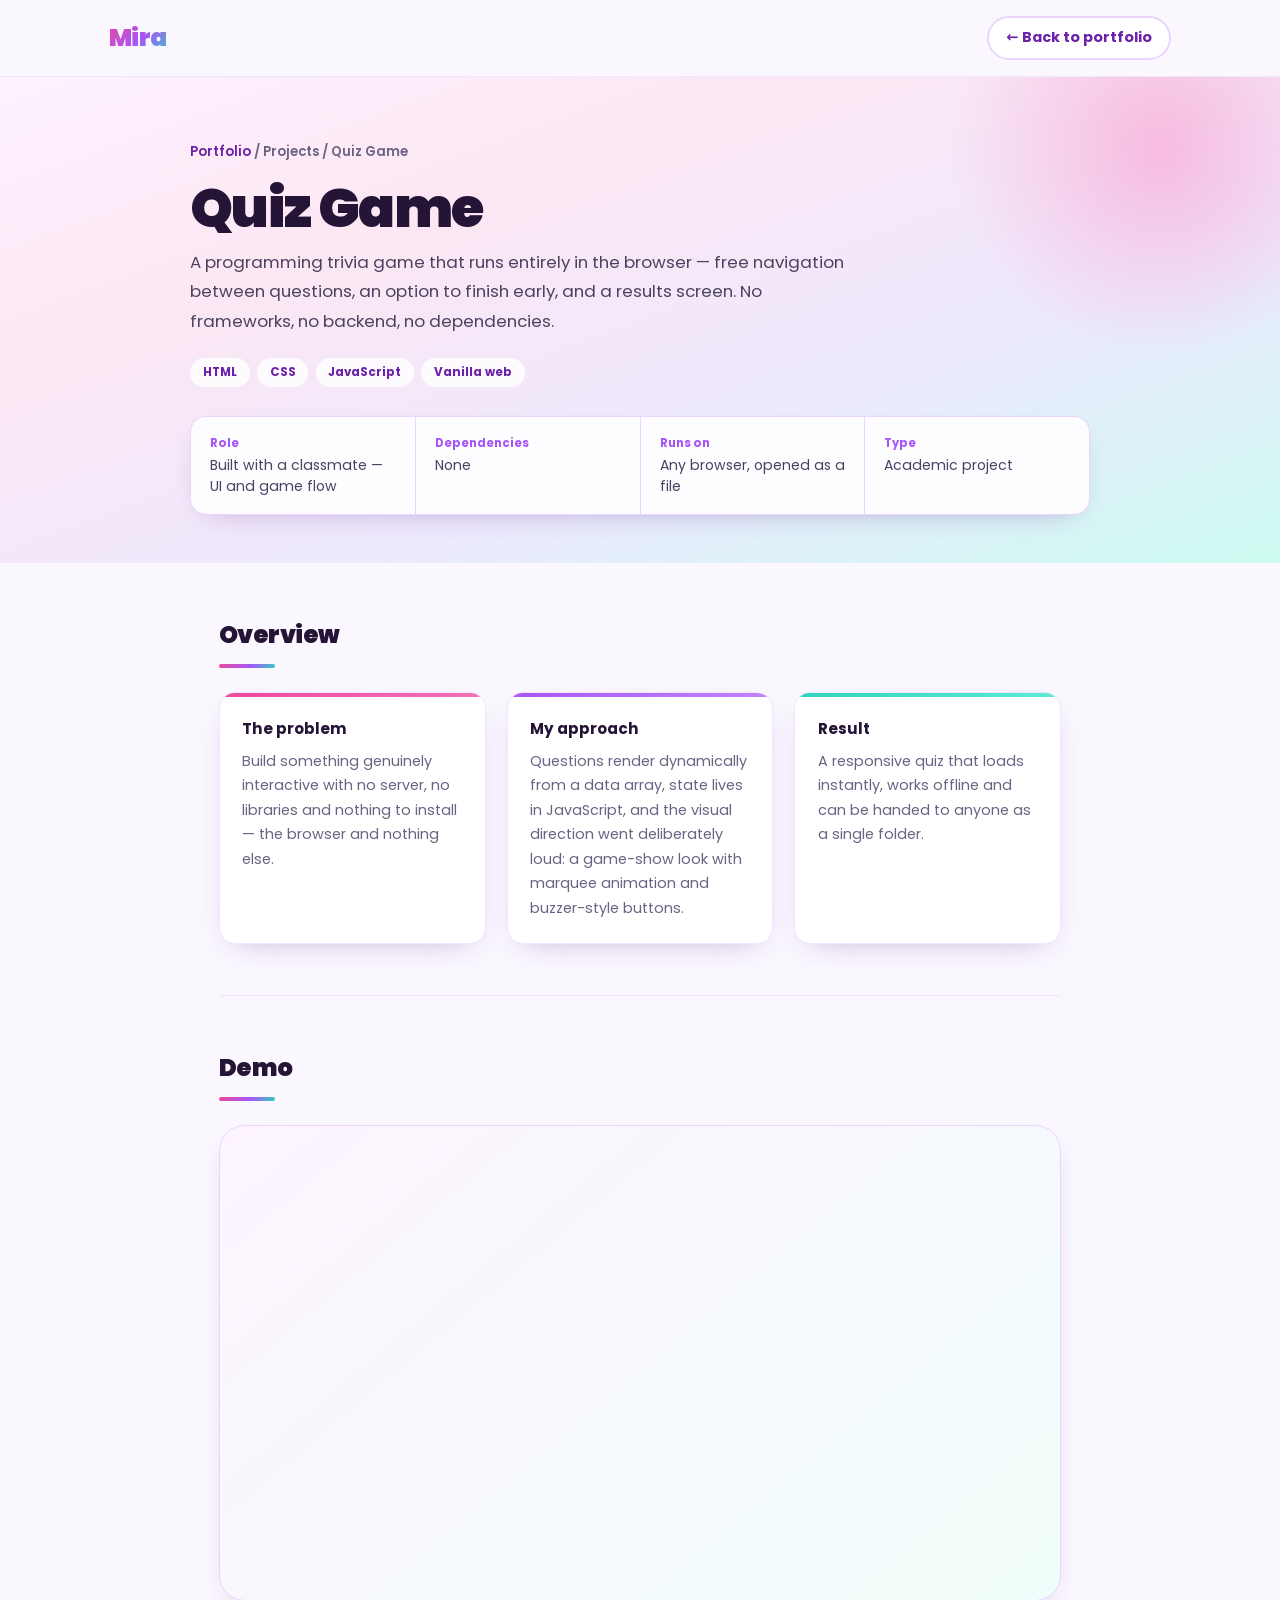
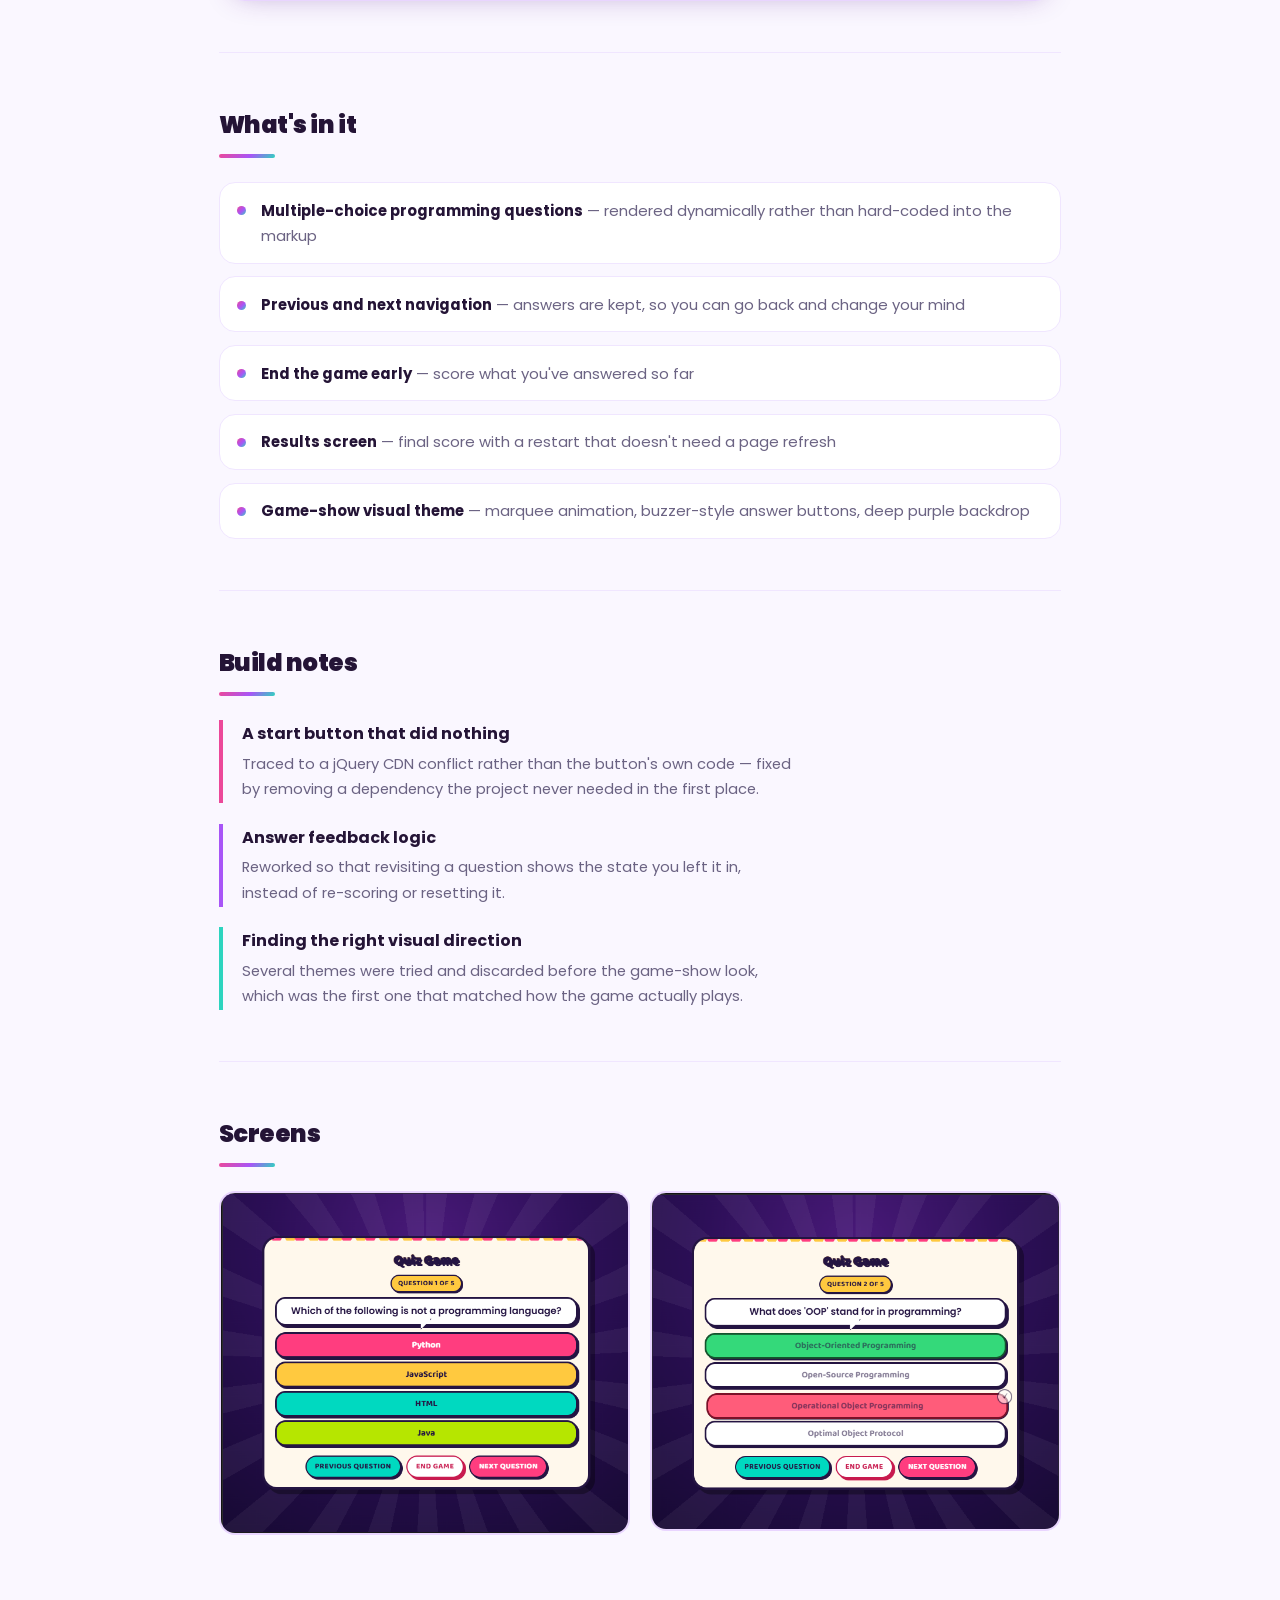
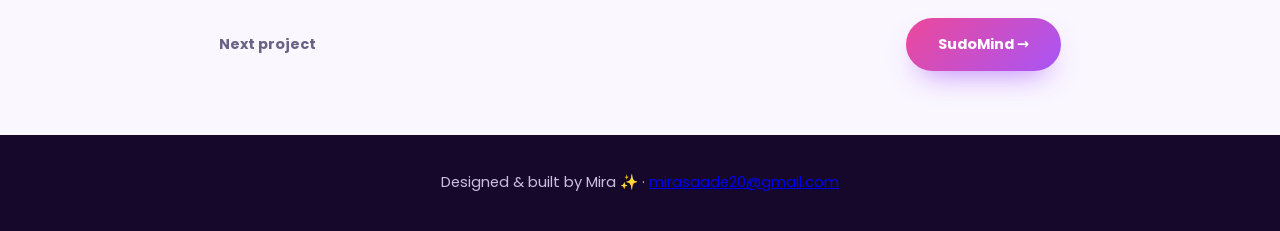
<file: quiz.html>
<!DOCTYPE html>
<html lang="en">

<head>
  <meta charset="UTF-8">
  <meta name="viewport" content="width=device-width, initial-scale=1.0">
  <title>Quiz Game — browser trivia, no frameworks | Mira Saade</title>
  <meta name="description"
    content="Quiz Game: a programming trivia game built in vanilla HTML, CSS and JavaScript with free navigation and a results screen.">
  <link rel="preconnect" href="https://fonts.googleapis.com">
  <link rel="preconnect" href="https://fonts.gstatic.com" crossorigin>
  <link href="https://fonts.googleapis.com/css2?family=Poppins:wght@400;500;600;700;900&display=swap" rel="stylesheet">
  <link rel="stylesheet" href="style.css">
  <link rel="stylesheet" href="project.css">
</head>

<body>

  <header class="nav-wrap">
    <nav aria-label="Main">
      <a class="logo" href="index.html">Mira</a>
      <a href="index.html" class="back-btn">← Back to portfolio</a>
    </nav>
  </header>

  <!-- HERO -->
  <div class="project-hero">
    <div class="project-hero-content">
      <p class="crumb"><a href="index.html">Portfolio</a> / Projects / Quiz Game</p>

      <h1>Quiz Game</h1>
      <p class="lede">
        A programming trivia game that runs entirely in the browser — free navigation between questions, an option to
        finish early, and a results screen. No frameworks, no backend, no dependencies.
      </p>

      <div class="project-tags">
        <span class="tag">HTML</span><span class="tag">CSS</span><span class="tag">JavaScript</span><span
          class="tag">Vanilla web</span>
      </div>

      <dl class="project-meta">
        <div>
          <dt>Role</dt>
          <dd>Built with a classmate — UI and game flow</dd>
        </div>
        <div>
          <dt>Dependencies</dt>
          <dd>None</dd>
        </div>
        <div>
          <dt>Runs on</dt>
          <dd>Any browser, opened as a file</dd>
        </div>
        <div>
          <dt>Type</dt>
          <dd>Academic project</dd>
        </div>
      </dl>
    </div>
  </div>

  <div class="project-body">

    <!-- OVERVIEW -->
    <section class="project-section">
      <h2>Overview</h2>
      <div class="info-grid">
        <div class="info-card">
          <span class="info-label">The problem</span>
          <p>Build something genuinely interactive with no server, no libraries and nothing to install — the browser and
            nothing else.</p>
        </div>
        <div class="info-card">
          <span class="info-label">My approach</span>
          <p>Questions render dynamically from a data array, state lives in JavaScript, and the visual direction went
            deliberately loud: a game-show look with marquee animation and buzzer-style buttons.</p>
        </div>
        <div class="info-card">
          <span class="info-label">Result</span>
          <p>A responsive quiz that loads instantly, works offline and can be handed to anyone as a single folder.</p>
        </div>
      </div>
    </section>

    <!-- DEMO -->
    <section class="project-section">
      <h2>Demo</h2>
      <div class="project-video">
        <iframe src="https://www.youtube.com/embed/pGNWIOs5JM0?si=t8QTlGQ1ZAHev9mw" title="Quiz Game demo video"
          loading="lazy" frameborder="0"
          allow="accelerometer; autoplay; clipboard-write; encrypted-media; gyroscope; picture-in-picture; web-share"
          referrerpolicy="strict-origin-when-cross-origin" allowfullscreen></iframe>
      </div>
    </section>

    <!-- FEATURES -->
    <section class="project-section">
      <h2>What's in it</h2>
      <ul class="feature-list">
        <li><strong>Multiple-choice programming questions</strong> — rendered dynamically rather than hard-coded into
          the markup</li>
        <li><strong>Previous and next navigation</strong> — answers are kept, so you can go back and change your mind</li>
        <li><strong>End the game early</strong> — score what you've answered so far</li>
        <li><strong>Results screen</strong> — final score with a restart that doesn't need a page refresh</li>
        <li><strong>Game-show visual theme</strong> — marquee animation, buzzer-style answer buttons, deep purple
          backdrop</li>
      </ul>
    </section>

    <!-- BUILD NOTES -->
    <section class="project-section">
      <h2>Build notes</h2>
      <ul class="challenge-list">
        <li>
          <h3>A start button that did nothing</h3>
          <p>Traced to a jQuery CDN conflict rather than the button's own code — fixed by removing a dependency the
            project never needed in the first place.</p>
        </li>
        <li>
          <h3>Answer feedback logic</h3>
          <p>Reworked so that revisiting a question shows the state you left it in, instead of re-scoring or resetting
            it.</p>
        </li>
        <li>
          <h3>Finding the right visual direction</h3>
          <p>Several themes were tried and discarded before the game-show look, which was the first one that matched how
            the game actually plays.</p>
        </li>
      </ul>
    </section>

    <!-- SCREENSHOTS -->
    <section class="project-section">
      <h2>Screens</h2>
      <div class="screenshots-grid">
        <img src="quiz1.png" alt="Quiz Game question screen with answer buttons">
        <img src="quiz2.png" alt="Quiz Game results screen showing the final score">
      </div>
    </section>

  </div>

  <div class="project-next">
    <p>Next project</p>
    <a class="btn btn-primary" href="sudomind.html">SudoMind →</a>
  </div>

  <footer>
    <p>Designed &amp; built by Mira ✨ · <a href="mailto:mirasaade20@gmail.com">mirasaade20@gmail.com</a></p>
  </footer>

</body>

</html>
</file>
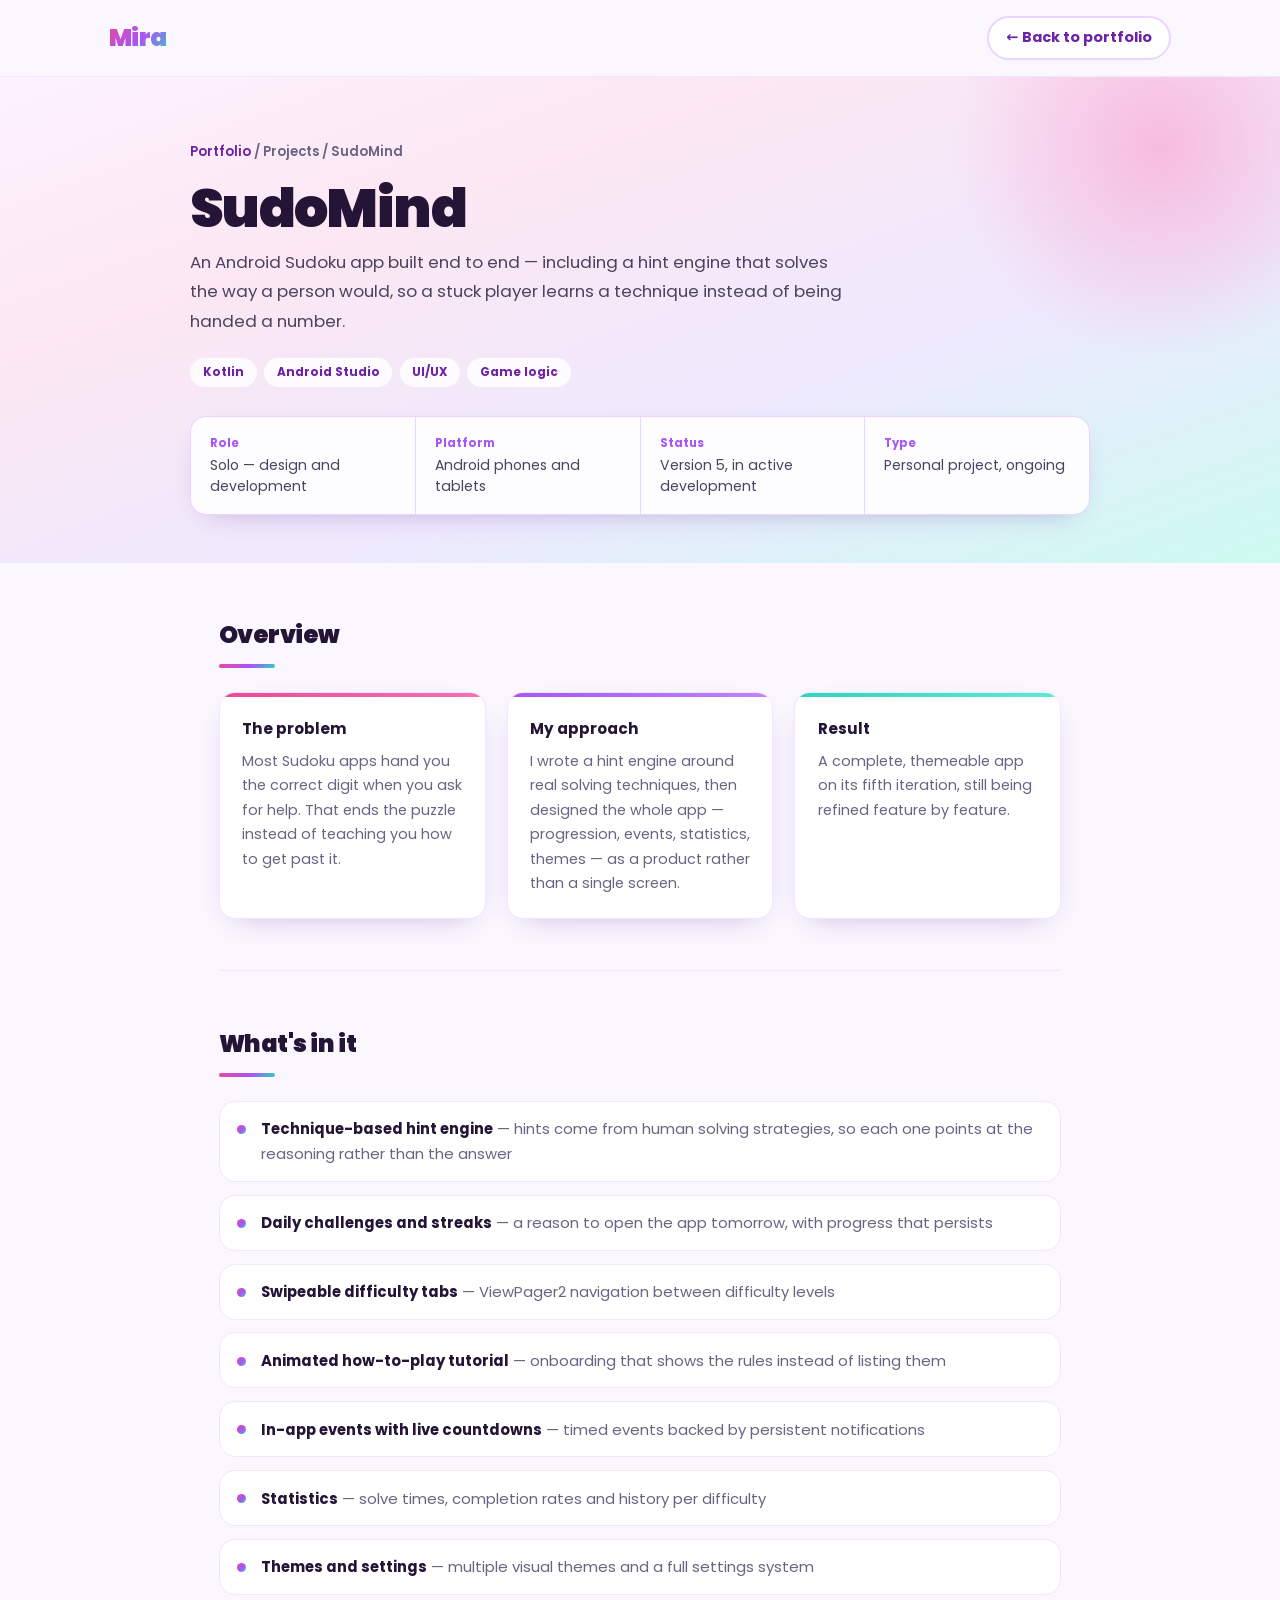
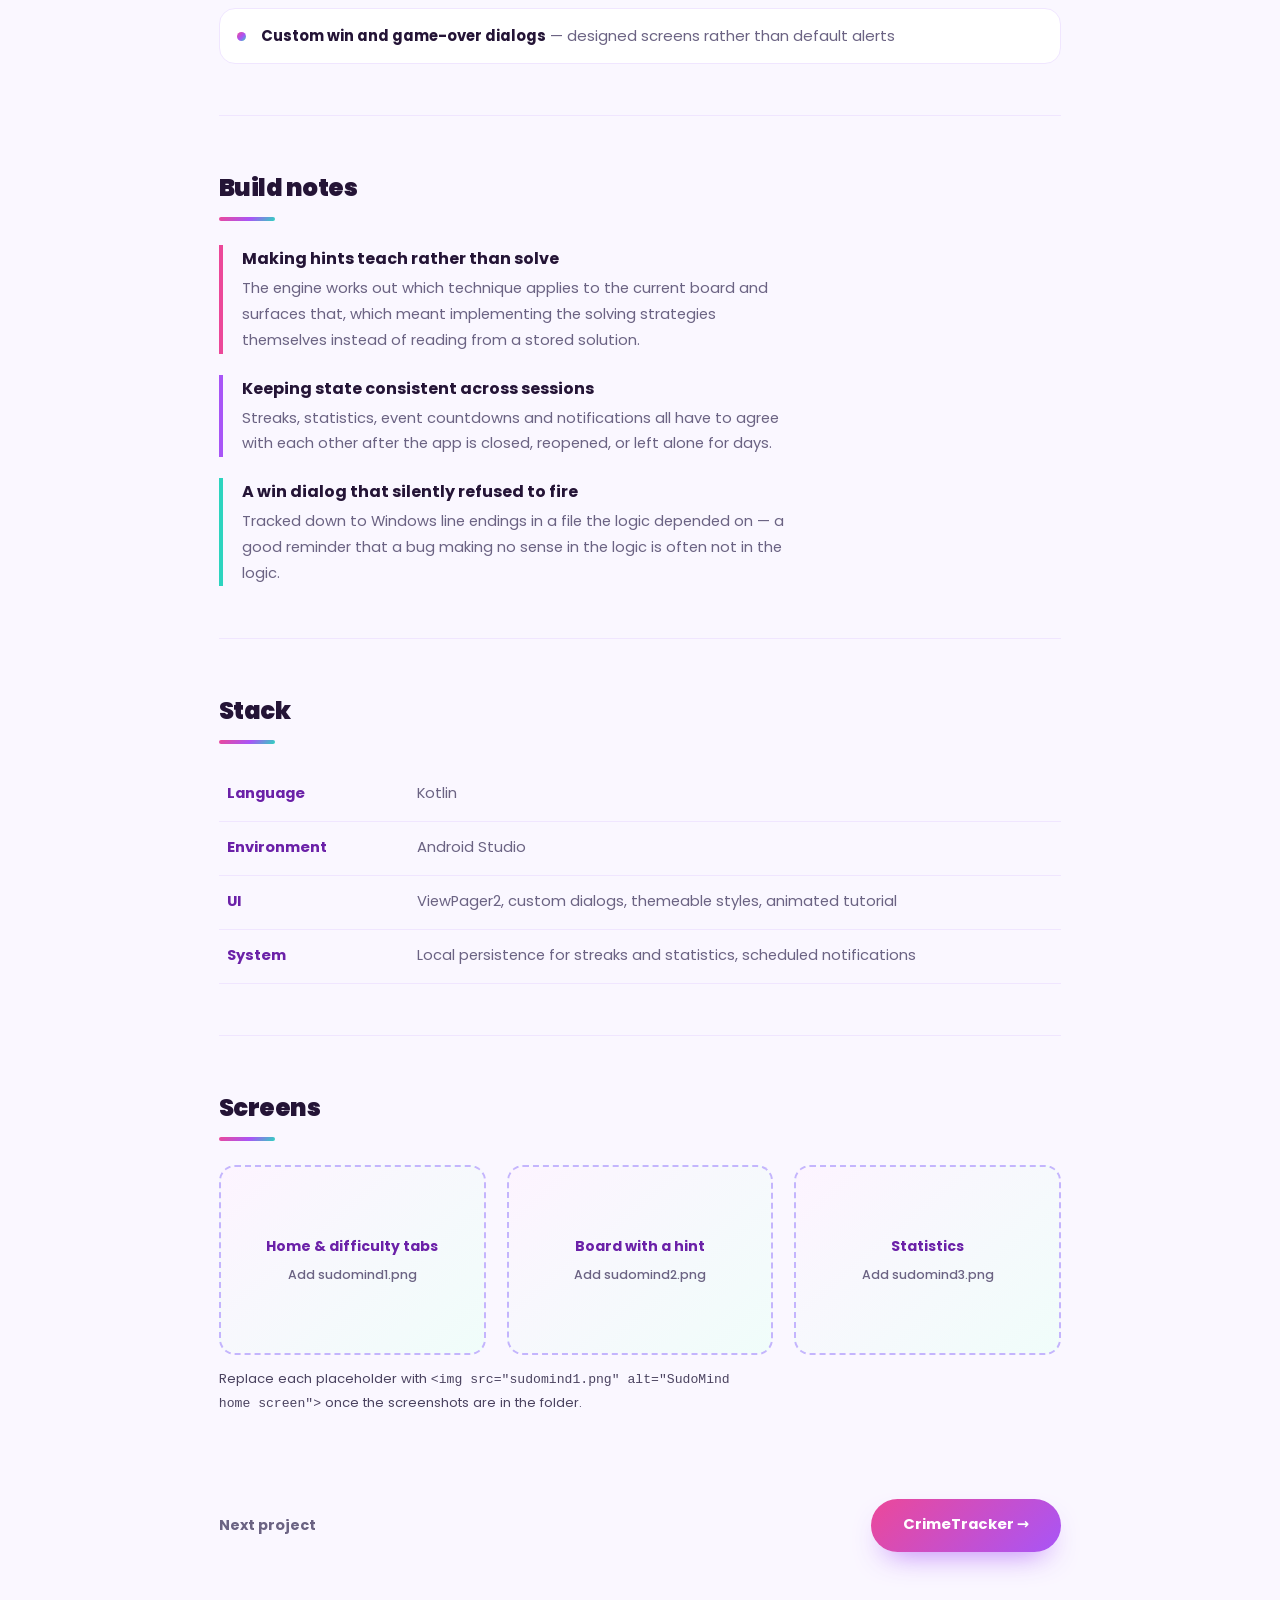
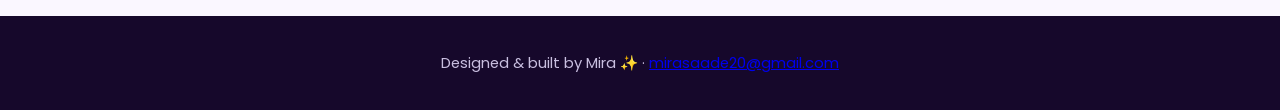
<file: sudomind.html>
<!DOCTYPE html>
<html lang="en">

<head>
  <meta charset="UTF-8">
  <meta name="viewport" content="width=device-width, initial-scale=1.0">
  <title>SudoMind — Android Sudoku app | Mira Saade</title>
  <meta name="description"
    content="SudoMind: a Kotlin Android Sudoku app with a technique-based hint engine, daily challenges, events and statistics.">
  <link rel="preconnect" href="https://fonts.googleapis.com">
  <link rel="preconnect" href="https://fonts.gstatic.com" crossorigin>
  <link href="https://fonts.googleapis.com/css2?family=Poppins:wght@400;500;600;700;900&display=swap" rel="stylesheet">
  <link rel="stylesheet" href="style.css">
  <link rel="stylesheet" href="project.css">
</head>

<body>

  <header class="nav-wrap">
    <nav aria-label="Main">
      <a class="logo" href="index.html">Mira</a>
      <a href="index.html" class="back-btn">← Back to portfolio</a>
    </nav>
  </header>

  <!-- HERO -->
  <div class="project-hero">
    <div class="project-hero-content">
      <p class="crumb"><a href="index.html">Portfolio</a> / Projects / SudoMind</p>

      <h1>SudoMind</h1>
      <p class="lede">
        An Android Sudoku app built end to end — including a hint engine that solves the way a person would, so a stuck
        player learns a technique instead of being handed a number.
      </p>

      <div class="project-tags">
        <span class="tag">Kotlin</span><span class="tag">Android Studio</span><span class="tag">UI/UX</span><span
          class="tag">Game logic</span>
      </div>

      <dl class="project-meta">
        <div>
          <dt>Role</dt>
          <dd>Solo — design and development</dd>
        </div>
        <div>
          <dt>Platform</dt>
          <dd>Android phones and tablets</dd>
        </div>
        <div>
          <dt>Status</dt>
          <dd>Version 5, in active development</dd>
        </div>
        <div>
          <dt>Type</dt>
          <dd>Personal project, ongoing</dd>
        </div>
      </dl>
    </div>
  </div>

  <div class="project-body">

    <!-- OVERVIEW -->
    <section class="project-section">
      <h2>Overview</h2>
      <div class="info-grid">
        <div class="info-card">
          <span class="info-label">The problem</span>
          <p>Most Sudoku apps hand you the correct digit when you ask for help. That ends the puzzle instead of teaching
            you how to get past it.</p>
        </div>
        <div class="info-card">
          <span class="info-label">My approach</span>
          <p>I wrote a hint engine around real solving techniques, then designed the whole app — progression, events,
            statistics, themes — as a product rather than a single screen.</p>
        </div>
        <div class="info-card">
          <span class="info-label">Result</span>
          <p>A complete, themeable app on its fifth iteration, still being refined feature by feature.</p>
        </div>
      </div>
    </section>

    <!-- FEATURES -->
    <section class="project-section">
      <h2>What's in it</h2>
      <ul class="feature-list">
        <li><strong>Technique-based hint engine</strong> — hints come from human solving strategies, so each one points
          at the reasoning rather than the answer</li>
        <li><strong>Daily challenges and streaks</strong> — a reason to open the app tomorrow, with progress that
          persists</li>
        <li><strong>Swipeable difficulty tabs</strong> — ViewPager2 navigation between difficulty levels</li>
        <li><strong>Animated how-to-play tutorial</strong> — onboarding that shows the rules instead of listing them</li>
        <li><strong>In-app events with live countdowns</strong> — timed events backed by persistent notifications</li>
        <li><strong>Statistics</strong> — solve times, completion rates and history per difficulty</li>
        <li><strong>Themes and settings</strong> — multiple visual themes and a full settings system</li>
        <li><strong>Custom win and game-over dialogs</strong> — designed screens rather than default alerts</li>
      </ul>
    </section>

    <!-- BUILD NOTES -->
    <section class="project-section">
      <h2>Build notes</h2>
      <ul class="challenge-list">
        <li>
          <h3>Making hints teach rather than solve</h3>
          <p>The engine works out which technique applies to the current board and surfaces that, which meant
            implementing the solving strategies themselves instead of reading from a stored solution.</p>
        </li>
        <li>
          <h3>Keeping state consistent across sessions</h3>
          <p>Streaks, statistics, event countdowns and notifications all have to agree with each other after the app is
            closed, reopened, or left alone for days.</p>
        </li>
        <li>
          <h3>A win dialog that silently refused to fire</h3>
          <p>Tracked down to Windows line endings in a file the logic depended on — a good reminder that a bug making no
            sense in the logic is often not in the logic.</p>
        </li>
      </ul>
    </section>

    <!-- STACK -->
    <section class="project-section">
      <h2>Stack</h2>
      <table class="stack-table">
        <tbody>
          <tr>
            <th scope="row">Language</th>
            <td>Kotlin</td>
          </tr>
          <tr>
            <th scope="row">Environment</th>
            <td>Android Studio</td>
          </tr>
          <tr>
            <th scope="row">UI</th>
            <td>ViewPager2, custom dialogs, themeable styles, animated tutorial</td>
          </tr>
          <tr>
            <th scope="row">System</th>
            <td>Local persistence for streaks and statistics, scheduled notifications</td>
          </tr>
        </tbody>
      </table>
    </section>

    <!-- SCREENSHOTS -->
    <section class="project-section">
      <h2>Screens</h2>
      <div class="screenshots-grid">
        <div class="screenshot-placeholder">
          <span>Home &amp; difficulty tabs</span>
          <p>Add sudomind1.png</p>
        </div>
        <div class="screenshot-placeholder">
          <span>Board with a hint</span>
          <p>Add sudomind2.png</p>
        </div>
        <div class="screenshot-placeholder">
          <span>Statistics</span>
          <p>Add sudomind3.png</p>
        </div>
      </div>
      <p class="shot-caption">Replace each placeholder with
        <code>&lt;img src="sudomind1.png" alt="SudoMind home screen"&gt;</code> once the screenshots are in the folder.
      </p>
    </section>

  </div>

  <div class="project-next">
    <p>Next project</p>
    <a class="btn btn-primary" href="crimetracker.html">CrimeTracker →</a>
  </div>

  <footer>
    <p>Designed &amp; built by Mira ✨ · <a href="mailto:mirasaade20@gmail.com">mirasaade20@gmail.com</a></p>
  </footer>

</body>

</html>
</file>
<file: style.css>
/* =========================================================
   Mira Saade — portfolio
   Palette: soft violet / pink / mint on lilac white
   ========================================================= */

:root {
  --ink:        #241436;
  --ink-soft:   #6b6383;
  --paper:      #faf7ff;
  --paper-2:    #f3eeff;
  --line:       #e9d5ff;
  --line-soft:  #f0e6ff;

  --pink:       #ec4899;
  --violet:     #a855f7;
  --violet-dk:  #6b21a8;
  --mint:       #2dd4bf;

  --brand: linear-gradient(135deg, #ec4899, #a855f7 55%, #2dd4bf);

  --radius:     16px;
  --radius-lg:  26px;
  --shell:      1120px;
  --shadow-sm:  0 10px 30px -18px rgba(88, 28, 135, 0.45);
  --shadow:     0 26px 60px -30px rgba(88, 28, 135, 0.5);
}

* { margin: 0; padding: 0; box-sizing: border-box; }

html { scroll-behavior: smooth; scroll-padding-top: 90px; }

body {
  font-family: 'Poppins', system-ui, sans-serif;
  background: var(--paper);
  color: var(--ink);
  line-height: 1.75;
  -webkit-font-smoothing: antialiased;
}

img { max-width: 100%; display: block; }

::selection { background: #f7d9ec; color: var(--ink); }

:focus-visible {
  outline: 3px solid var(--pink);
  outline-offset: 3px;
  border-radius: 6px;
}

.sr-only {
  position: absolute; width: 1px; height: 1px;
  padding: 0; margin: -1px; overflow: hidden;
  clip: rect(0 0 0 0); white-space: nowrap; border: 0;
}

.skip-link {
  position: absolute; left: -9999px; top: 0; z-index: 200;
  background: var(--violet-dk); color: #fff;
  padding: 0.7rem 1.1rem; font-weight: 600;
  border-radius: 0 0 12px 0;
}
.skip-link:focus { left: 0; }

/* ===== NAV ===== */
.nav-wrap {
  position: sticky; top: 0; z-index: 100;
  background: rgba(250, 247, 255, 0.82);
  backdrop-filter: blur(14px);
  border-bottom: 1px solid var(--line-soft);
}

.nav-wrap nav {
  max-width: var(--shell);
  margin: 0 auto;
  padding: 1rem 1.8rem;
  display: flex;
  align-items: center;
  justify-content: space-between;
  gap: 1rem;
}

.logo {
  font-size: 1.55rem;
  font-weight: 900;
  letter-spacing: -0.02em;
  text-decoration: none;
  background: var(--brand);
  -webkit-background-clip: text;
  background-clip: text;
  -webkit-text-fill-color: transparent;
}

.nav-links { list-style: none; display: flex; align-items: center; gap: 1.8rem; }

.nav-links a {
  position: relative;
  text-decoration: none;
  color: var(--ink-soft);
  font-weight: 600;
  font-size: 0.92rem;
  transition: color 0.2s;
}

.nav-links a::after {
  content: '';
  position: absolute;
  left: 0; bottom: -6px;
  width: 100%; height: 3px;
  border-radius: 3px;
  background: var(--brand);
  transform: scaleX(0);
  transform-origin: left;
  transition: transform 0.25s ease;
}

.nav-links a:hover { color: var(--violet-dk); }
.nav-links a:hover::after,
.nav-links a.active::after { transform: scaleX(1); }
.nav-links a.active { color: var(--ink); }

.nav-cta {
  background: var(--brand);
  color: #fff !important;
  padding: 0.55rem 1.3rem;
  border-radius: 100px;
  box-shadow: var(--shadow-sm);
}
.nav-cta::after { display: none; }
.nav-cta:hover { filter: saturate(1.15) brightness(1.05); }

.nav-toggle {
  display: none;
  width: 44px; height: 40px;
  background: #fff;
  border: 1px solid var(--line);
  border-radius: 12px;
  cursor: pointer;
}

.nav-toggle-bars,
.nav-toggle-bars::before,
.nav-toggle-bars::after {
  content: '';
  display: block;
  width: 18px; height: 2px;
  margin: 0 auto;
  border-radius: 2px;
  background: var(--violet-dk);
  transition: transform 0.22s, opacity 0.22s;
}
.nav-toggle-bars::before { transform: translateY(-6px); }
.nav-toggle-bars::after  { transform: translateY(4px); }
.nav-toggle[aria-expanded="true"] .nav-toggle-bars { background: transparent; }
.nav-toggle[aria-expanded="true"] .nav-toggle-bars::before { transform: rotate(45deg); }
.nav-toggle[aria-expanded="true"] .nav-toggle-bars::after { transform: translateY(-2px) rotate(-45deg); }

/* ===== SECTION SHELL ===== */
main section {
  max-width: var(--shell);
  margin: 0 auto;
  padding: 5.5rem 1.8rem;
}

.section-inner { max-width: var(--shell); margin: 0 auto; }

.section-head { margin-bottom: 2.8rem; }

.section-head h2 {
  font-size: clamp(1.9rem, 4vw, 2.5rem);
  font-weight: 900;
  letter-spacing: -0.02em;
  line-height: 1.15;
  display: inline-block;
}

.section-head h2::after {
  content: '';
  display: block;
  width: 72px; height: 5px;
  margin-top: 10px;
  border-radius: 6px;
  background: var(--brand);
}

.section-note { color: var(--ink-soft); font-size: 0.95rem; margin-top: 0.6rem; }

/* ===== HERO ===== */
#hero {
  max-width: 100%;
  padding: 5rem 1.8rem 5.5rem;
  background: linear-gradient(160deg, #fdf2ff 0%, #fce7f3 28%, #ede9fe 62%, #ccfbf1 100%);
  position: relative;
  overflow: hidden;
}

#hero::before,
#hero::after {
  content: '';
  position: absolute;
  border-radius: 50%;
  pointer-events: none;
  filter: blur(10px);
}

#hero::before {
  width: 520px; height: 520px;
  background: radial-gradient(circle, rgba(249, 168, 212, 0.75) 0%, transparent 70%);
  top: -170px; right: -110px;
  animation: drift 16s ease-in-out infinite alternate;
}

#hero::after {
  width: 420px; height: 420px;
  background: radial-gradient(circle, rgba(165, 243, 252, 0.75) 0%, transparent 70%);
  bottom: -140px; left: -90px;
  animation: drift 20s ease-in-out infinite alternate-reverse;
}

@keyframes drift {
  from { transform: translate3d(0, 0, 0) scale(1); }
  to   { transform: translate3d(-30px, 26px, 0) scale(1.08); }
}

.hero-inner {
  position: relative;
  z-index: 1;
  max-width: var(--shell);
  margin: 0 auto;
  display: grid;
  grid-template-columns: minmax(0, 1.5fr) minmax(0, 1fr);
  gap: 3.5rem;
  align-items: center;
}

.status {
  display: inline-flex;
  align-items: center;
  gap: 0.6rem;
  background: rgba(255, 255, 255, 0.75);
  border: 1px solid #fff;
  color: var(--violet-dk);
  font-size: 0.82rem;
  font-weight: 600;
  padding: 0.45rem 1rem;
  border-radius: 100px;
  margin-bottom: 1.6rem;
  box-shadow: var(--shadow-sm);
}

.status-dot {
  width: 9px; height: 9px;
  border-radius: 50%;
  background: #14b8a6;
  box-shadow: 0 0 0 4px rgba(45, 212, 191, 0.25);
}

#hero h1 {
  font-size: clamp(2.9rem, 7.5vw, 5.2rem);
  font-weight: 900;
  line-height: 1.02;
  letter-spacing: -0.035em;
  margin-bottom: 0.6rem;
}

.highlight {
  background: var(--brand);
  -webkit-background-clip: text;
  background-clip: text;
  -webkit-text-fill-color: transparent;
}

.tagline {
  font-size: 1.1rem;
  font-weight: 600;
  color: var(--violet-dk);
  margin-bottom: 1.3rem;
}

.hero-pitch {
  font-size: 1.02rem;
  color: #4b4360;
  max-width: 56ch;
  margin-bottom: 2.2rem;
}

.hero-actions { display: flex; flex-wrap: wrap; gap: 0.9rem; }

.btn {
  display: inline-block;
  padding: 0.85rem 2rem;
  border-radius: 100px;
  text-decoration: none;
  font-weight: 700;
  font-size: 0.92rem;
  transition: transform 0.22s, box-shadow 0.22s, background 0.22s, color 0.22s, border-color 0.22s;
}

.btn-primary {
  background: linear-gradient(135deg, #ec4899, #a855f7);
  color: #fff;
  box-shadow: 0 14px 30px -14px rgba(168, 85, 247, 0.85);
}
.btn-primary:hover { transform: translateY(-3px); box-shadow: 0 20px 40px -14px rgba(168, 85, 247, 0.9); }

.btn-ghost {
  background: rgba(255, 255, 255, 0.8);
  color: var(--violet-dk);
  border: 2px solid #fff;
}
.btn-ghost:hover { transform: translateY(-3px); background: #fff; }

.btn-on-dark {
  background: transparent;
  color: #fff;
  border: 2px solid rgba(255, 255, 255, 0.4);
}
.btn-on-dark:hover { border-color: #fff; background: rgba(255, 255, 255, 0.12); }

/* Hero glass card */
.hero-card {
  background: rgba(255, 255, 255, 0.72);
  backdrop-filter: blur(16px);
  border: 1px solid #fff;
  border-radius: var(--radius-lg);
  padding: 1.9rem;
  box-shadow: var(--shadow);
  position: relative;
  overflow: hidden;
}

.hero-card::before {
  content: '';
  position: absolute;
  top: 0; left: 0; right: 0;
  height: 6px;
  background: var(--brand);
}

.facts .fact + .fact {
  margin-top: 1.1rem;
  padding-top: 1.1rem;
  border-top: 1px dashed var(--line);
}

.facts dt {
  font-size: 0.74rem;
  font-weight: 700;
  letter-spacing: 0.02em;
  color: var(--violet);
  margin-bottom: 0.1rem;
}

.facts dd { font-size: 0.93rem; color: #4b4360; line-height: 1.6; }

/* ===== ABOUT ===== */
.about-grid {
  display: grid;
  grid-template-columns: minmax(0, 1.25fr) minmax(0, 1fr);
  gap: 3rem;
}

.about-text p { color: #4b4360; max-width: 60ch; }
.about-text p + p { margin-top: 1.1rem; }

.about-points { list-style: none; display: grid; gap: 1rem; }

.about-points li {
  background: #fff;
  border: 1px solid var(--line-soft);
  border-left: 5px solid var(--violet);
  border-radius: var(--radius);
  padding: 1.1rem 1.3rem;
  box-shadow: var(--shadow-sm);
}

.about-points li:nth-child(1) { border-left-color: var(--pink); }
.about-points li:nth-child(3) { border-left-color: var(--mint); }

.about-points h3 { font-size: 1rem; font-weight: 700; margin-bottom: 0.2rem; }
.about-points p { font-size: 0.9rem; color: var(--ink-soft); line-height: 1.65; }

/* ===== SKILLS ===== */
#skills {
  max-width: 100%;
  background: linear-gradient(135deg, #fdf4ff, #f0fdfa);
  border-top: 1px solid var(--line-soft);
  border-bottom: 1px solid var(--line-soft);
}

.skill-rows { display: grid; }

.skill-row {
  display: grid;
  grid-template-columns: 200px minmax(0, 1fr);
  gap: 1.5rem;
  align-items: start;
  padding: 1.2rem 0;
  border-bottom: 1px solid rgba(168, 85, 247, 0.16);
}
.skill-row:last-child { border-bottom: none; }

.skill-row dt { font-weight: 700; font-size: 1rem; }

.skill-row dd { display: flex; flex-wrap: wrap; gap: 0.55rem; }

.chip {
  font-size: 0.83rem;
  font-weight: 600;
  color: var(--ink-soft);
  background: rgba(255, 255, 255, 0.85);
  border: 1px solid var(--line);
  padding: 0.35rem 0.95rem;
  border-radius: 100px;
  transition: transform 0.18s, box-shadow 0.18s;
}

.chip:hover { transform: translateY(-2px); box-shadow: var(--shadow-sm); }

.chip-strong {
  color: #fff;
  background: linear-gradient(135deg, #ec4899, #a855f7);
  border-color: transparent;
}

/* ===== PROJECTS ===== */
.featured {
  display: grid;
  grid-template-columns: minmax(0, 1.65fr) minmax(0, 1fr);
  gap: 2.5rem;
  background: #fff;
  border: 1px solid var(--line-soft);
  border-radius: var(--radius-lg);
  padding: 2.4rem;
  box-shadow: var(--shadow);
  margin-bottom: 2.2rem;
  position: relative;
  overflow: hidden;
}

.featured::before {
  content: '';
  position: absolute;
  top: 0; left: 0; right: 0;
  height: 6px;
  background: var(--brand);
}

.featured-flag {
  display: inline-block;
  font-size: 0.75rem;
  font-weight: 700;
  color: #9d174d;
  background: #fce7f3;
  padding: 0.3rem 0.9rem;
  border-radius: 100px;
  margin-bottom: 0.9rem;
}

.featured h3 {
  font-size: clamp(1.6rem, 3.2vw, 2.1rem);
  font-weight: 900;
  letter-spacing: -0.02em;
  line-height: 1.15;
}

.featured-sub { font-size: 0.88rem; font-weight: 600; color: var(--violet); margin-bottom: 1rem; }

.featured-desc { color: #4b4360; font-size: 0.97rem; max-width: 58ch; margin-bottom: 1.3rem; }

.featured-points { list-style: none; display: grid; gap: 0.6rem; }

.featured-points li {
  position: relative;
  padding-left: 1.6rem;
  font-size: 0.93rem;
  color: var(--ink-soft);
  line-height: 1.65;
}

.featured-points li::before {
  content: '';
  position: absolute;
  left: 0; top: 0.62em;
  width: 9px; height: 9px;
  border-radius: 50%;
  background: var(--brand);
}

.featured-side {
  align-self: center;
  background: linear-gradient(150deg, #fdf4ff, #f0fdfa);
  border: 1px solid var(--line-soft);
  border-radius: var(--radius);
  padding: 1.5rem;
}

.mini-facts > div + div {
  margin-top: 1.1rem;
  padding-top: 1.1rem;
  border-top: 1px dashed var(--line);
}

.mini-facts dt {
  font-size: 0.74rem;
  font-weight: 700;
  color: var(--violet);
  margin-bottom: 0.1rem;
}

.mini-facts dd { font-size: 0.92rem; color: #4b4360; line-height: 1.55; }

.projects-grid {
  display: grid;
  grid-template-columns: repeat(auto-fit, minmax(300px, 1fr));
  gap: 1.8rem;
}

.card {
  display: flex;
  flex-direction: column;
  background: #fff;
  border: 1px solid var(--line-soft);
  border-radius: var(--radius-lg);
  overflow: hidden;
  box-shadow: var(--shadow-sm);
  transition: transform 0.25s, box-shadow 0.25s;
}

.card::before {
  content: '';
  display: block;
  height: 5px;
  background: var(--brand);
}

.card:nth-child(1)::before { background: linear-gradient(90deg, #ec4899, #f472b6); }
.card:nth-child(2)::before { background: linear-gradient(90deg, #a855f7, #c084fc); }
.card:nth-child(3)::before { background: linear-gradient(90deg, #2dd4bf, #5eead4); }

.card:hover { transform: translateY(-8px); box-shadow: var(--shadow); }

.card-video,
.card-figure {
  position: relative;
  width: 100%;
  padding-top: 56.25%;
  background: linear-gradient(140deg, #fdf4ff, #f0fdfa);
  border-bottom: 1px solid var(--line-soft);
}

.card-video iframe {
  position: absolute;
  inset: 0;
  width: 100%; height: 100%;
  border: none;
}

.card-figure {
  display: grid;
  place-content: center;
  justify-items: center;
  gap: 0.55rem;
  padding-top: 0;
  min-height: 190px;
}

.figure-node {
  background: #fff;
  border: 1px solid var(--line);
  border-radius: 100px;
  padding: 0.45rem 1.1rem;
  font-size: 0.82rem;
  font-weight: 700;
  color: var(--violet-dk);
  box-shadow: var(--shadow-sm);
}

.figure-line {
  width: 3px; height: 26px;
  border-radius: 3px;
  background: linear-gradient(180deg, var(--pink), var(--mint));
}

.card-body { padding: 1.6rem; display: flex; flex-direction: column; flex: 1; }

.card-body h3 { font-size: 1.22rem; font-weight: 700; letter-spacing: -0.01em; }

.card-sub { font-size: 0.82rem; font-weight: 600; color: var(--violet); margin-bottom: 0.7rem; }

.card-desc { font-size: 0.92rem; color: var(--ink-soft); line-height: 1.7; }

/* ===== TAGS ===== */
.tags { display: flex; flex-wrap: wrap; gap: 0.45rem; margin-top: 1.1rem; }

.tag {
  font-size: 0.74rem;
  font-weight: 700;
  padding: 0.25rem 0.8rem;
  border-radius: 100px;
  background: #f3e8ff;
  color: var(--violet-dk);
}

.card:nth-child(1) .tag { background: #fce7f3; color: #9d174d; }
.card:nth-child(3) .tag { background: #ccfbf1; color: #0f766e; }

/* ===== LINK BUTTON ===== */
.more-btn {
  align-self: flex-start;
  margin-top: 1.3rem;
  display: inline-block;
  padding: 0.5rem 1.3rem;
  border: 2px solid var(--violet);
  border-radius: 100px;
  color: var(--violet-dk);
  text-decoration: none;
  font-size: 0.82rem;
  font-weight: 700;
  transition: background 0.2s, color 0.2s, transform 0.2s;
}

.more-btn:hover {
  background: linear-gradient(135deg, #ec4899, #a855f7);
  border-color: transparent;
  color: #fff;
  transform: translateY(-2px);
}

.projects-footnote { margin-top: 2rem; font-size: 0.93rem; color: var(--ink-soft); }
.projects-footnote a { color: var(--violet-dk); font-weight: 600; }

/* ===== COMING SOON CARD ===== */
.card-soon {
  align-items: center;
  justify-content: center;
  text-align: center;
  padding: 2.2rem 1.8rem;
  background: linear-gradient(140deg, #fdf4ff, #f0fdfa);
  border: 2px dashed #c4b5fd;
  box-shadow: none;
}

.card-soon::before { display: none; }

.card-soon:hover { transform: translateY(-6px); border-color: var(--violet); }

.soon-icon {
  width: 46px; height: 46px;
  display: grid;
  place-content: center;
  border-radius: 50%;
  background: var(--brand);
  color: #fff;
  font-size: 1.5rem;
  font-weight: 700;
  line-height: 1;
  margin-bottom: 1rem;
}

.card-soon h3 { font-size: 1.1rem; font-weight: 700; margin-bottom: 0.6rem; }

.card-soon .card-desc { max-width: 32ch; margin: 0 auto; }

.card-soon .more-btn { margin: 1.3rem auto 0; }

/* ===== EDUCATION ===== */
#education {
  max-width: 100%;
  background: linear-gradient(135deg, #ede9fe, #fce7f3);
}

.edu-grid {
  display: grid;
  grid-template-columns: repeat(auto-fit, minmax(300px, 1fr));
  gap: 1.8rem;
}

.edu-item {
  background: rgba(255, 255, 255, 0.85);
  backdrop-filter: blur(8px);
  border-radius: var(--radius-lg);
  border-left: 6px solid var(--violet);
  padding: 1.8rem;
  box-shadow: var(--shadow-sm);
}

.edu-item-alt { border-left-color: var(--mint); }

.edu-when { font-size: 0.78rem; font-weight: 700; color: var(--violet); }
.edu-item h3 { font-size: 1.2rem; font-weight: 700; margin-top: 0.2rem; }
.edu-where { font-size: 0.95rem; font-weight: 600; color: #4b4360; }
.edu-desc { font-size: 0.92rem; color: var(--ink-soft); margin-top: 0.5rem; line-height: 1.7; }
.edu-item .tag { background: #f3e8ff; color: var(--violet-dk); }

/* ===== CONTACT ===== */
#contact {
  max-width: 100%;
  background: linear-gradient(135deg, #2d1050, #0d2240);
  color: #fff;
  position: relative;
  overflow: hidden;
}

#contact::before {
  content: '';
  position: absolute;
  width: 480px; height: 480px;
  border-radius: 50%;
  background: radial-gradient(circle, rgba(236, 72, 153, 0.35) 0%, transparent 70%);
  top: -180px; right: -120px;
  pointer-events: none;
}

.contact-inner {
  position: relative;
  z-index: 1;
  max-width: var(--shell);
  margin: 0 auto;
  display: grid;
  grid-template-columns: minmax(0, 1.35fr) minmax(0, 1fr);
  gap: 3.5rem;
  align-items: center;
}

.contact-lead h2 {
  font-size: clamp(1.9rem, 4vw, 2.7rem);
  font-weight: 900;
  letter-spacing: -0.02em;
  line-height: 1.1;
  margin-bottom: 1rem;
}

.contact-lead p { color: #d6cdec; max-width: 48ch; margin-bottom: 2rem; }

.contact-list { list-style: none; }

.contact-list li {
  display: flex;
  justify-content: space-between;
  gap: 1rem;
  padding: 0.9rem 0;
  border-bottom: 1px solid rgba(255, 255, 255, 0.15);
  font-size: 0.92rem;
}

.contact-list li span { color: #a99fc4; }

.contact-list a {
  color: #fff;
  font-weight: 600;
  text-decoration: none;
  border-bottom: 2px solid transparent;
  transition: border-color 0.2s, color 0.2s;
}
.contact-list a:hover { color: #f9a8d4; border-bottom-color: #f9a8d4; }

.contact-plain { color: #fff !important; font-weight: 600; }

/* ===== FOOTER ===== */
footer {
  background: #16082b;
  color: #c9bfe0;
  text-align: center;
  padding: 2.2rem 1.5rem;
  font-size: 0.92rem;
}

.footer-meta { color: #7d719b; font-size: 0.8rem; margin-top: 0.2rem; }

/* ===== REVEAL ===== */
.js .reveal {
  opacity: 0;
  transform: translateY(26px);
  transition: opacity 0.6s ease-out, transform 0.6s ease-out;
}

.js .reveal.visible { opacity: 1; transform: none; }

@media (prefers-reduced-motion: reduce) {
  html { scroll-behavior: auto; }
  .js .reveal { opacity: 1; transform: none; }
  *, *::before, *::after {
    animation-duration: 0.01ms !important;
    animation-iteration-count: 1 !important;
    transition-duration: 0.01ms !important;
  }
}

/* ===== RESPONSIVE ===== */
@media (max-width: 920px) {
  .hero-inner,
  .about-grid,
  .featured,
  .contact-inner { grid-template-columns: 1fr; gap: 2.4rem; }

  .featured-side { align-self: stretch; }

  .skill-row { grid-template-columns: 1fr; gap: 0.7rem; }
}

@media (max-width: 720px) {
  .nav-toggle { display: block; }

  .nav-links {
    display: none;
    position: absolute;
    top: 100%; left: 0; right: 0;
    flex-direction: column;
    align-items: stretch;
    gap: 0;
    background: #fff;
    border-bottom: 1px solid var(--line);
    padding: 0.4rem 1.4rem 1.3rem;
    box-shadow: var(--shadow-sm);
  }

  .nav-links.open { display: flex; }

  .nav-links li { border-top: 1px solid var(--line-soft); }
  .nav-links a { display: block; padding: 0.9rem 0; }
  .nav-links a::after { display: none; }
  .nav-cta { text-align: center; margin-top: 0.9rem; }

  main section { padding: 3.5rem 1.3rem; }
  #hero { padding: 3.5rem 1.3rem 4rem; }
  .featured { padding: 1.6rem; }
  .hero-actions .btn { flex: 1 1 auto; text-align: center; }
}
</file>
<file: project.css>
/* =========================================================
   Mira Saade — project case study pages
   Loaded after style.css
   ========================================================= */

/* ===== BACK LINK ===== */
.back-btn {
  text-decoration: none;
  color: var(--violet-dk);
  font-weight: 700;
  font-size: 0.9rem;
  padding: 0.45rem 1.1rem;
  border: 2px solid var(--line);
  border-radius: 100px;
  background: #fff;
  transition: border-color 0.2s, color 0.2s, transform 0.2s;
}

.back-btn:hover { border-color: var(--violet); color: var(--pink); transform: translateX(-3px); }

/* ===== PROJECT HERO ===== */
.project-hero {
  background: linear-gradient(160deg, #fdf2ff 0%, #fce7f3 30%, #ede9fe 65%, #ccfbf1 100%);
  padding: 4rem 1.8rem 3rem;
  position: relative;
  overflow: hidden;
}

.project-hero::before {
  content: '';
  position: absolute;
  width: 420px; height: 420px;
  border-radius: 50%;
  background: radial-gradient(circle, rgba(249, 168, 212, 0.7) 0%, transparent 70%);
  top: -140px; right: -90px;
  pointer-events: none;
}

.project-hero-content { position: relative; z-index: 1; max-width: 900px; margin: 0 auto; }

.crumb { font-size: 0.82rem; font-weight: 600; color: var(--ink-soft); margin-bottom: 1rem; }
.crumb a { color: var(--violet-dk); text-decoration: none; }
.crumb a:hover { text-decoration: underline; }

.project-hero h1 {
  font-size: clamp(2.1rem, 5.5vw, 3.4rem);
  font-weight: 900;
  letter-spacing: -0.03em;
  line-height: 1.05;
  margin-bottom: 0.7rem;
}

.project-hero .lede {
  font-size: 1.05rem;
  color: #4b4360;
  max-width: 60ch;
  margin-bottom: 1.4rem;
}

.project-tags { display: flex; flex-wrap: wrap; gap: 0.45rem; margin-bottom: 1.8rem; }

.project-tags .tag { background: rgba(255, 255, 255, 0.85); color: var(--violet-dk); }

/* meta strip */
.project-meta {
  display: grid;
  grid-template-columns: repeat(auto-fit, minmax(160px, 1fr));
  gap: 1px;
  background: var(--line);
  border: 1px solid var(--line);
  border-radius: var(--radius);
  overflow: hidden;
  box-shadow: var(--shadow-sm);
}

.project-meta > div { background: rgba(255, 255, 255, 0.92); padding: 1rem 1.2rem; }

.project-meta dt {
  font-size: 0.72rem;
  font-weight: 700;
  color: var(--violet);
  margin-bottom: 0.1rem;
}

.project-meta dd { font-size: 0.88rem; color: #4b4360; line-height: 1.55; }

/* ===== BODY ===== */
.project-body { max-width: 900px; margin: 0 auto; padding: 0 1.8rem; }

.project-section { padding: 3.2rem 0; border-bottom: 1px solid var(--line-soft); }
.project-section:last-child { border-bottom: none; }

.project-section h2 {
  font-size: 1.5rem;
  font-weight: 900;
  letter-spacing: -0.02em;
  display: inline-block;
  margin-bottom: 1.5rem;
}

.project-section h2::after {
  content: '';
  display: block;
  width: 56px; height: 4px;
  margin-top: 8px;
  border-radius: 4px;
  background: var(--brand);
}

.project-section > p { color: #4b4360; max-width: 64ch; }
.project-section > p + p { margin-top: 1rem; }

/* ===== VIDEO ===== */
.project-video {
  position: relative;
  width: 100%;
  padding-top: 56.25%;
  border-radius: var(--radius-lg);
  overflow: hidden;
  border: 1px solid var(--line);
  background: linear-gradient(140deg, #fdf4ff, #f0fdfa);
  box-shadow: var(--shadow-sm);
}

.project-video iframe {
  position: absolute;
  inset: 0;
  width: 100%; height: 100%;
  border: none;
}

/* ===== INFO GRID ===== */
.info-grid {
  display: grid;
  grid-template-columns: repeat(auto-fit, minmax(240px, 1fr));
  gap: 1.3rem;
}

.info-card {
  background: #fff;
  border: 1px solid var(--line-soft);
  border-radius: var(--radius);
  padding: 1.4rem;
  box-shadow: var(--shadow-sm);
  position: relative;
  overflow: hidden;
}

.info-card::before {
  content: '';
  position: absolute;
  top: 0; left: 0; right: 0;
  height: 4px;
  background: linear-gradient(90deg, #ec4899, #f472b6);
}

.info-card:nth-child(2)::before { background: linear-gradient(90deg, #a855f7, #c084fc); }
.info-card:nth-child(3)::before { background: linear-gradient(90deg, #2dd4bf, #5eead4); }

.info-label { display: block; font-size: 0.95rem; font-weight: 700; margin-bottom: 0.4rem; }

.info-card p { font-size: 0.9rem; color: var(--ink-soft); line-height: 1.7; }

/* ===== FEATURE LIST ===== */
.feature-list { list-style: none; display: grid; gap: 0.8rem; }

.feature-list li {
  position: relative;
  padding: 0.9rem 1.2rem 0.9rem 2.6rem;
  background: #fff;
  border: 1px solid var(--line-soft);
  border-radius: var(--radius);
  font-size: 0.93rem;
  color: var(--ink-soft);
  line-height: 1.7;
  transition: transform 0.2s, box-shadow 0.2s;
}

.feature-list li:hover { transform: translateX(4px); box-shadow: var(--shadow-sm); }

.feature-list li::before {
  content: '';
  position: absolute;
  left: 1.1rem; top: 1.45rem;
  width: 9px; height: 9px;
  border-radius: 50%;
  background: var(--brand);
}

.feature-list strong { color: var(--ink); font-weight: 700; }

/* ===== BUILD NOTES ===== */
.challenge-list { list-style: none; display: grid; gap: 1.3rem; }

.challenge-list li {
  border-left: 4px solid var(--pink);
  padding-left: 1.2rem;
}

.challenge-list li:nth-child(2) { border-left-color: var(--violet); }
.challenge-list li:nth-child(3) { border-left-color: var(--mint); }

.challenge-list h3 { font-size: 1rem; font-weight: 700; margin-bottom: 0.2rem; }
.challenge-list p { font-size: 0.92rem; color: var(--ink-soft); max-width: 62ch; }

/* ===== STACK TABLE ===== */
.stack-table { width: 100%; border-collapse: collapse; font-size: 0.92rem; }

.stack-table th,
.stack-table td {
  text-align: left;
  padding: 0.85rem 0.5rem;
  border-bottom: 1px solid var(--line-soft);
  vertical-align: top;
}

.stack-table th { width: 190px; font-weight: 700; color: var(--violet-dk); }
.stack-table td { color: var(--ink-soft); }

/* ===== SCREENSHOTS ===== */
.screenshots-grid {
  display: grid;
  grid-template-columns: repeat(auto-fit, minmax(220px, 1fr));
  gap: 1.3rem;
}

.screenshots-grid img {
  width: 100%;
  border-radius: var(--radius);
  border: 2px solid var(--line);
  background: #fff;
  transition: transform 0.25s, box-shadow 0.25s;
}

.screenshots-grid img:hover { transform: scale(1.02); box-shadow: var(--shadow); }

.screenshot-placeholder {
  background: linear-gradient(140deg, #fdf4ff, #f0fdfa);
  border: 2px dashed #c4b5fd;
  border-radius: var(--radius);
  min-height: 190px;
  display: grid;
  place-content: center;
  text-align: center;
  gap: 6px;
  padding: 1rem;
  color: var(--violet-dk);
  font-size: 0.88rem;
  font-weight: 700;
}

.screenshot-placeholder p { font-size: 0.78rem; font-weight: 500; color: var(--ink-soft); }

.shot-caption { font-size: 0.82rem; color: var(--ink-soft); margin-top: 0.8rem; }

/* ===== NEXT PROJECT ===== */
.project-next {
  max-width: 900px;
  margin: 0 auto;
  padding: 2rem 1.8rem 4rem;
  display: flex;
  flex-wrap: wrap;
  gap: 1rem;
  align-items: center;
  justify-content: space-between;
}

.project-next p { font-weight: 700; color: var(--ink-soft); font-size: 0.9rem; }

@media (max-width: 720px) {
  .project-hero { padding: 2.6rem 1.3rem 2.2rem; }
  .project-body { padding: 0 1.3rem; }
  .project-next { padding: 1.5rem 1.3rem 3rem; }
  .stack-table th { width: 130px; }
}
</file>
